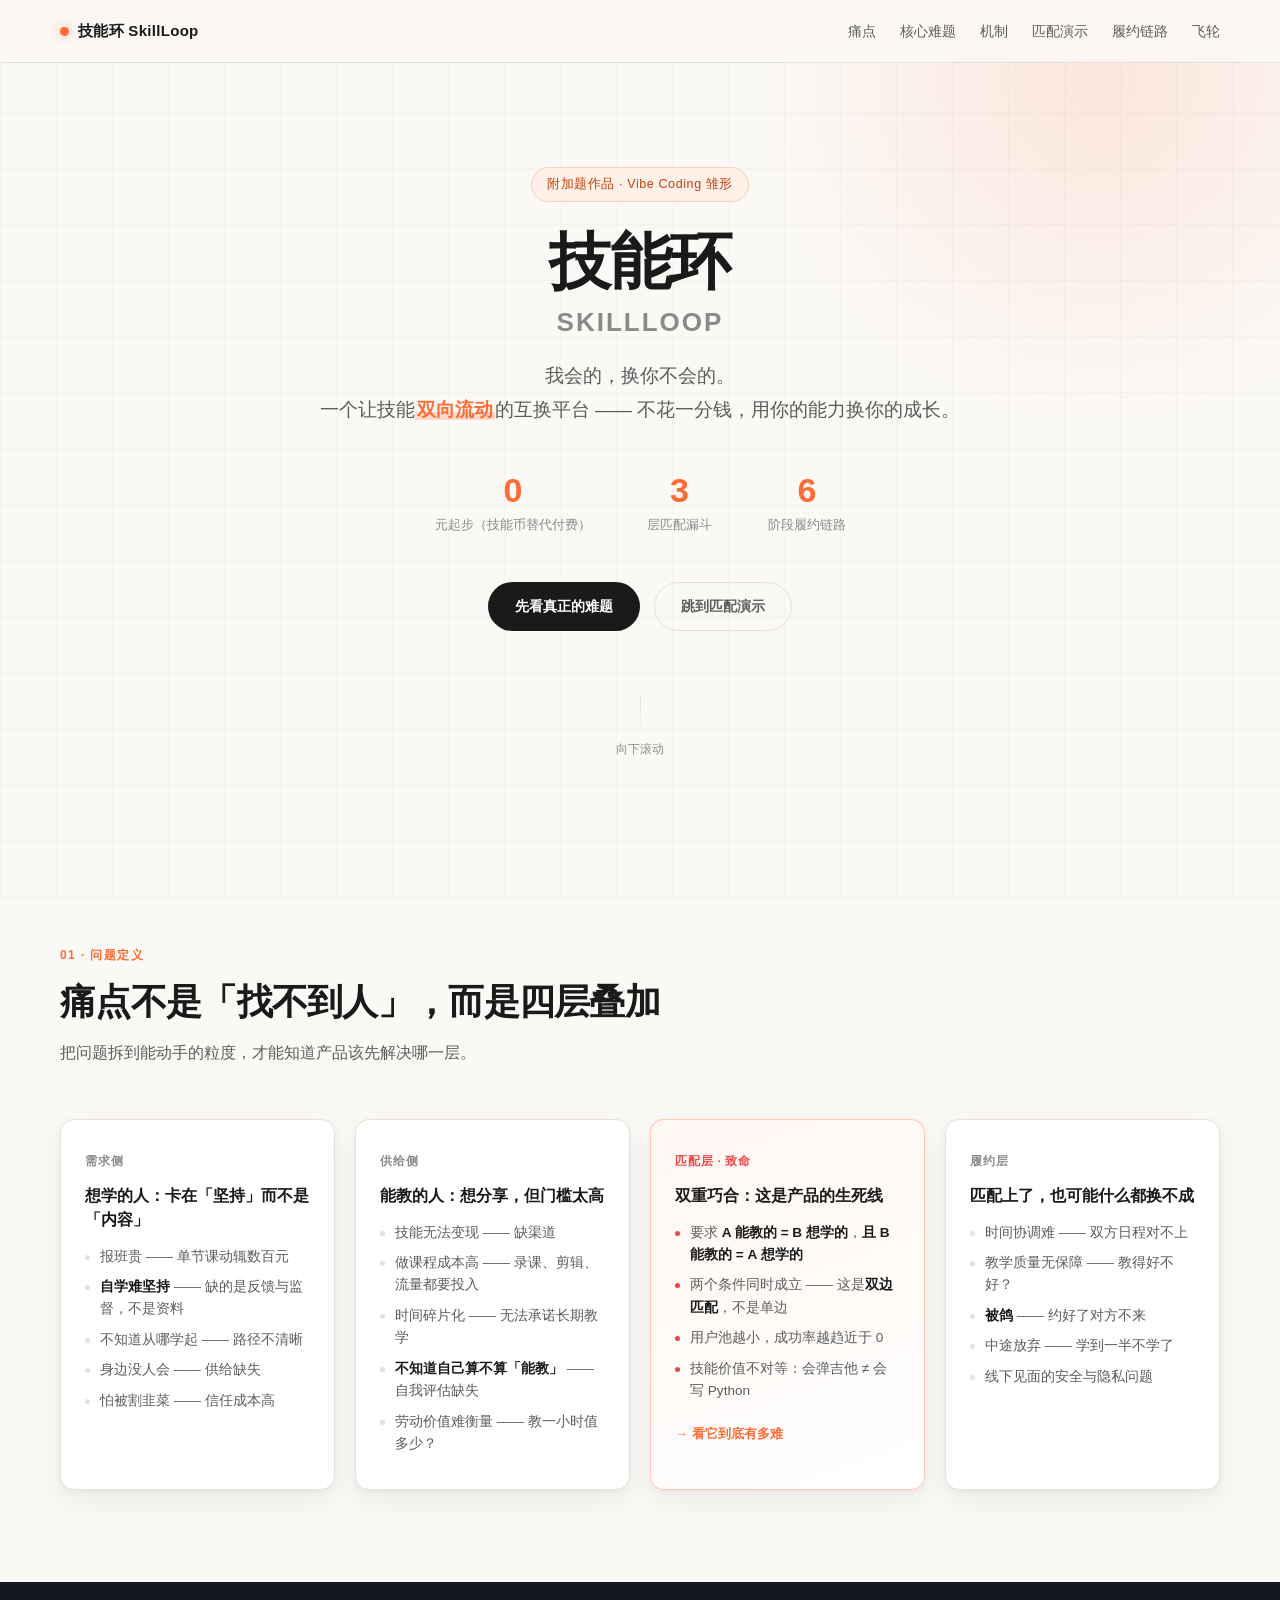
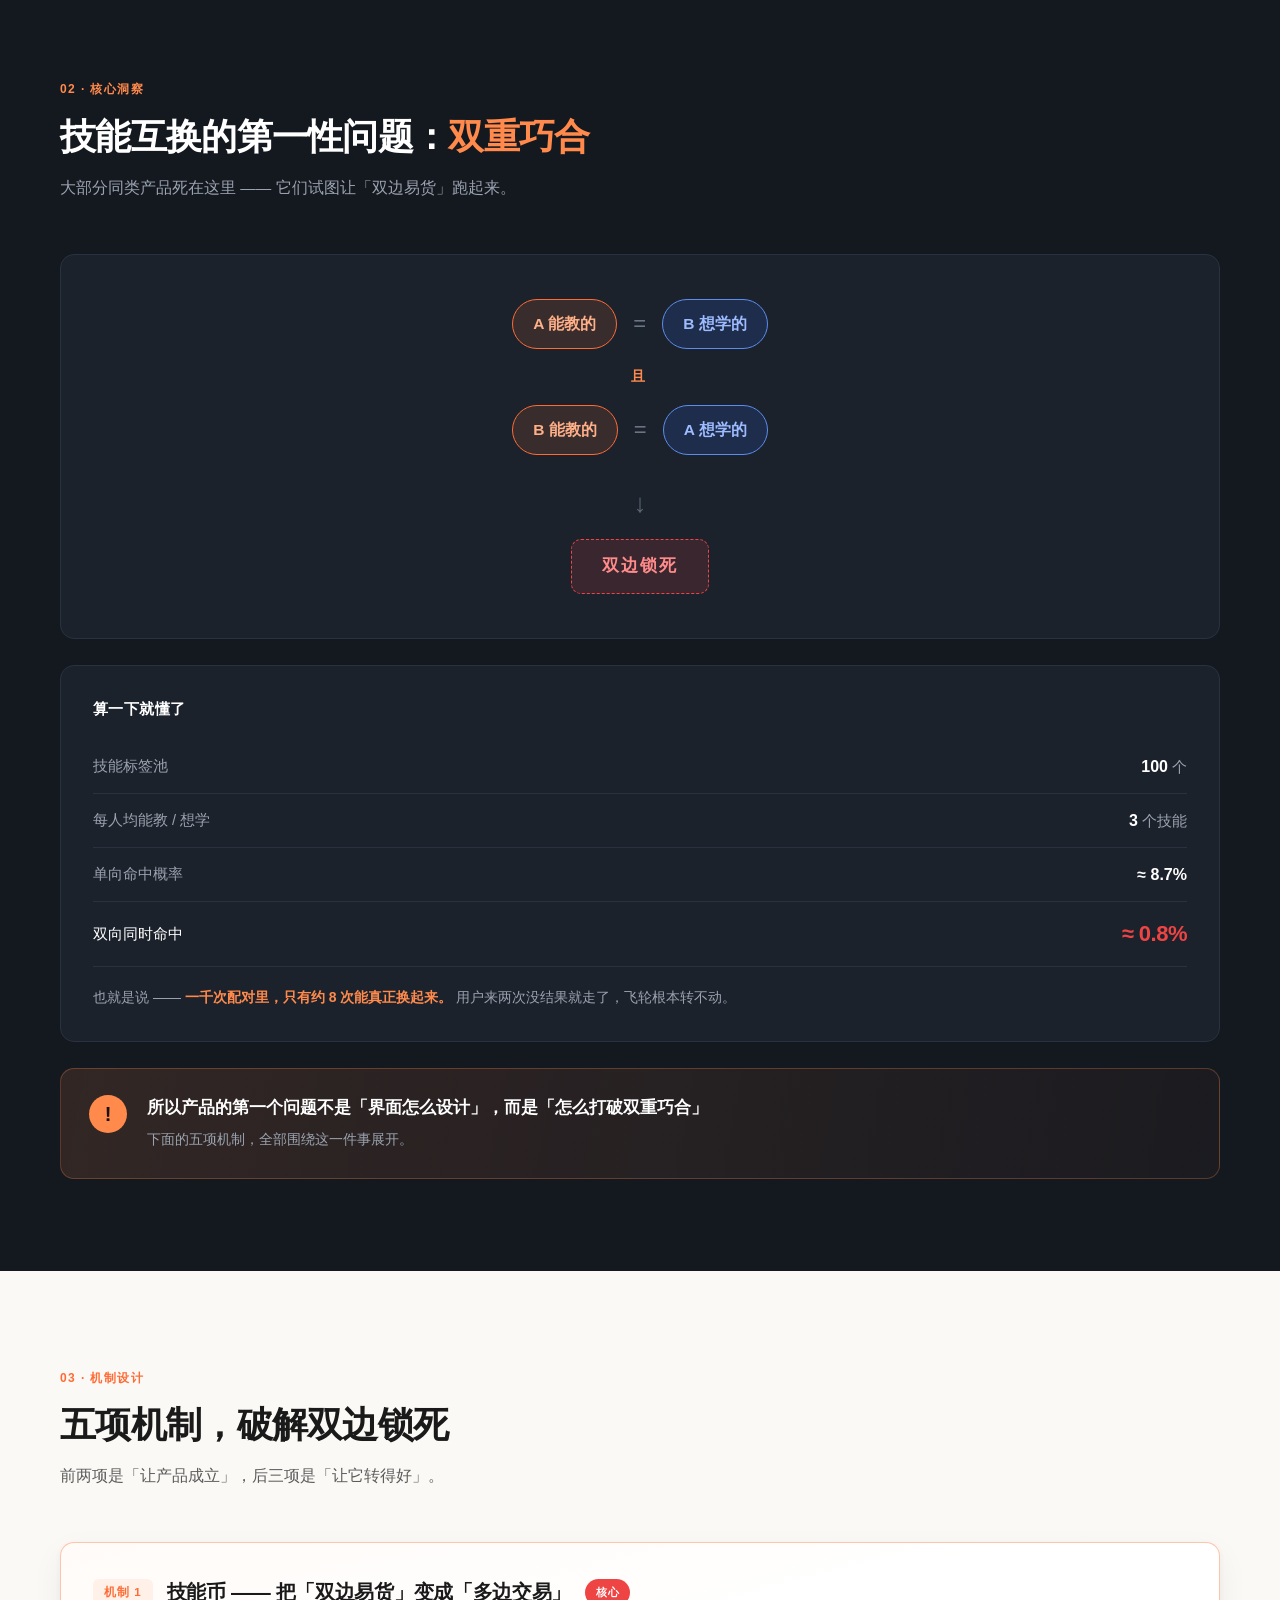
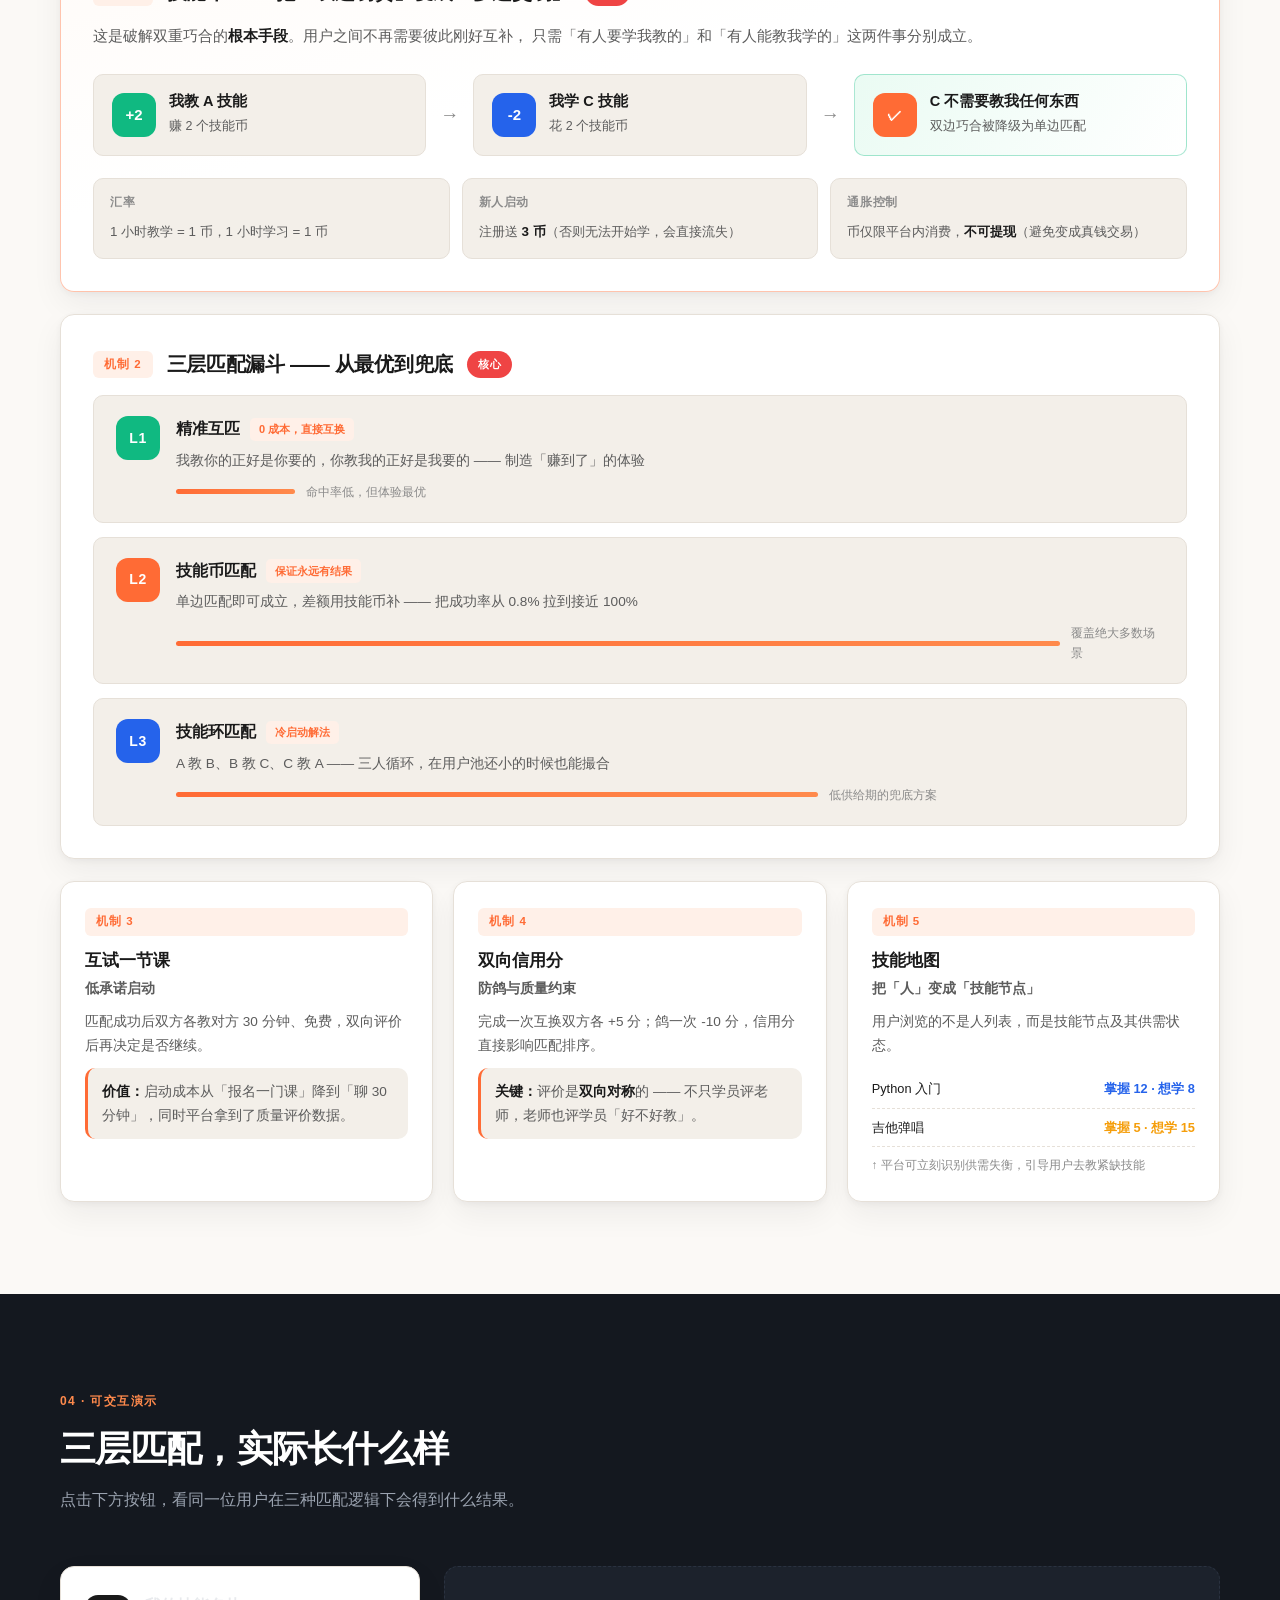
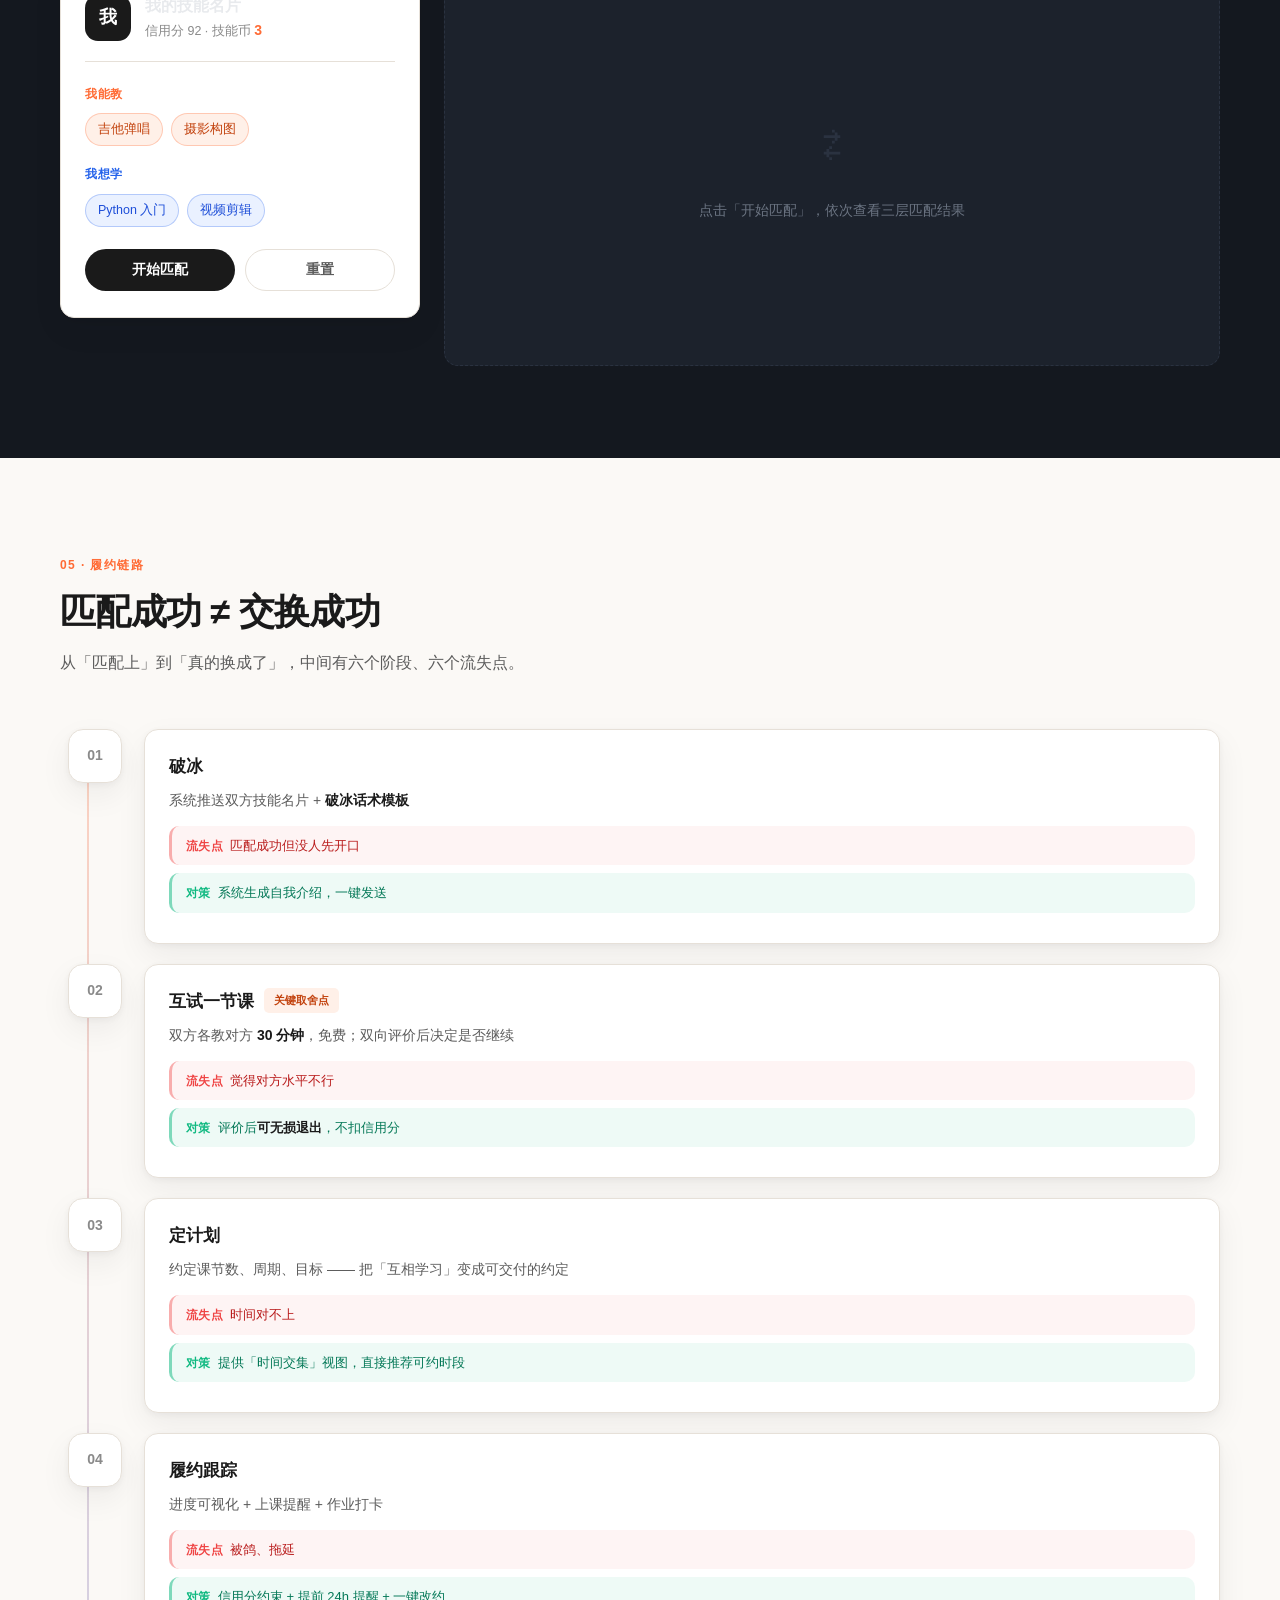
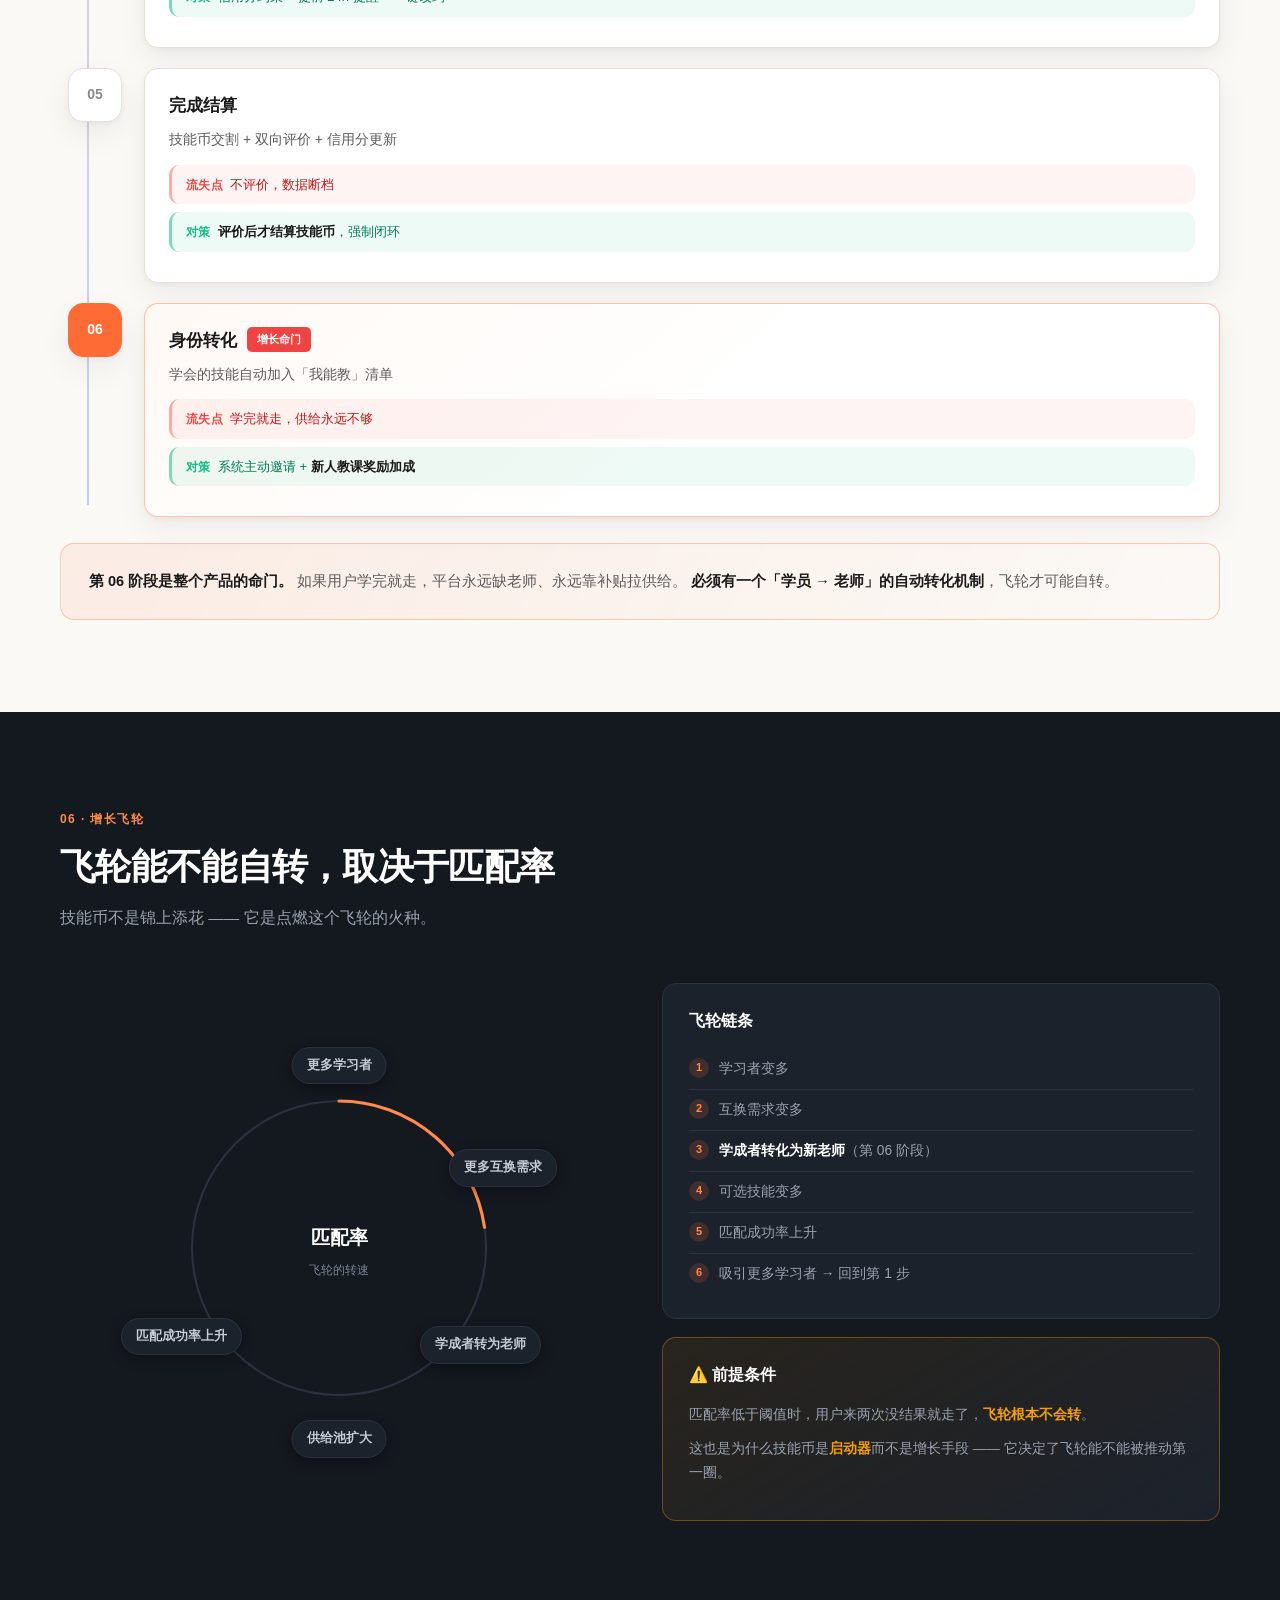
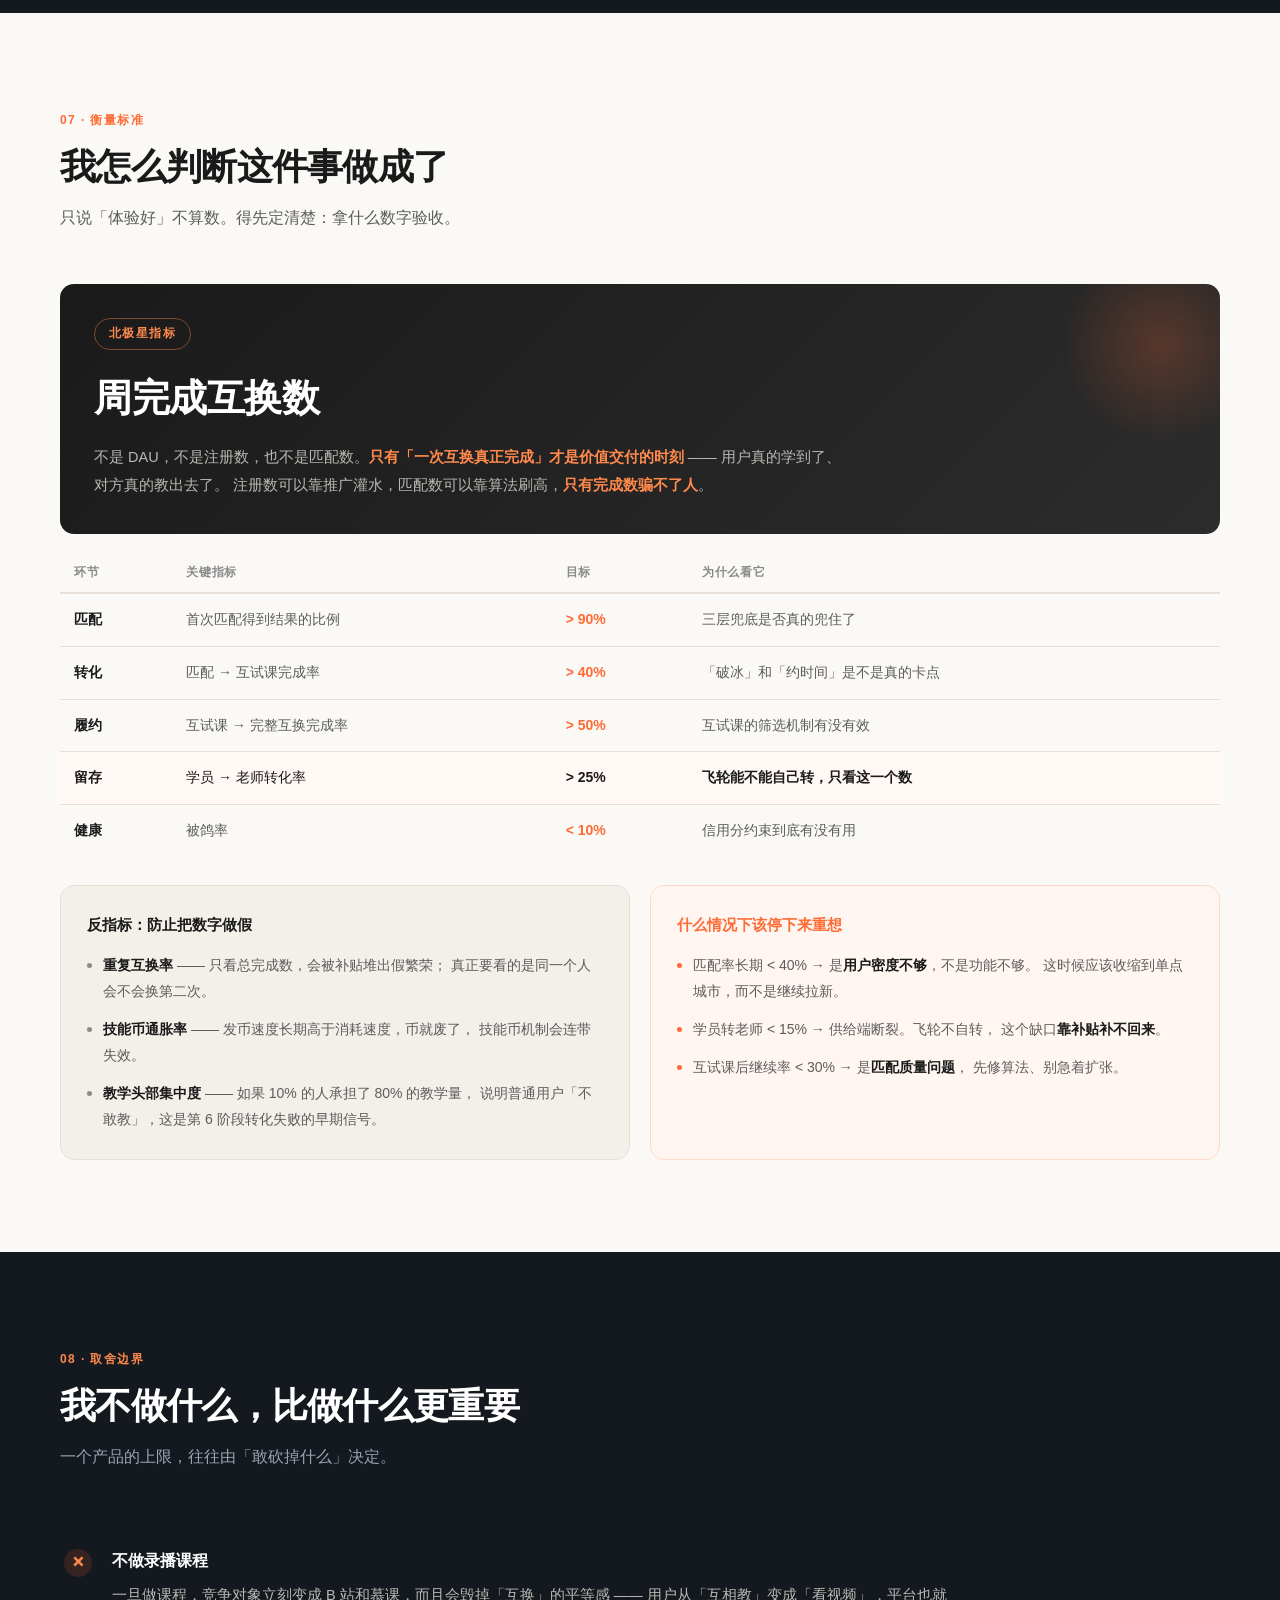
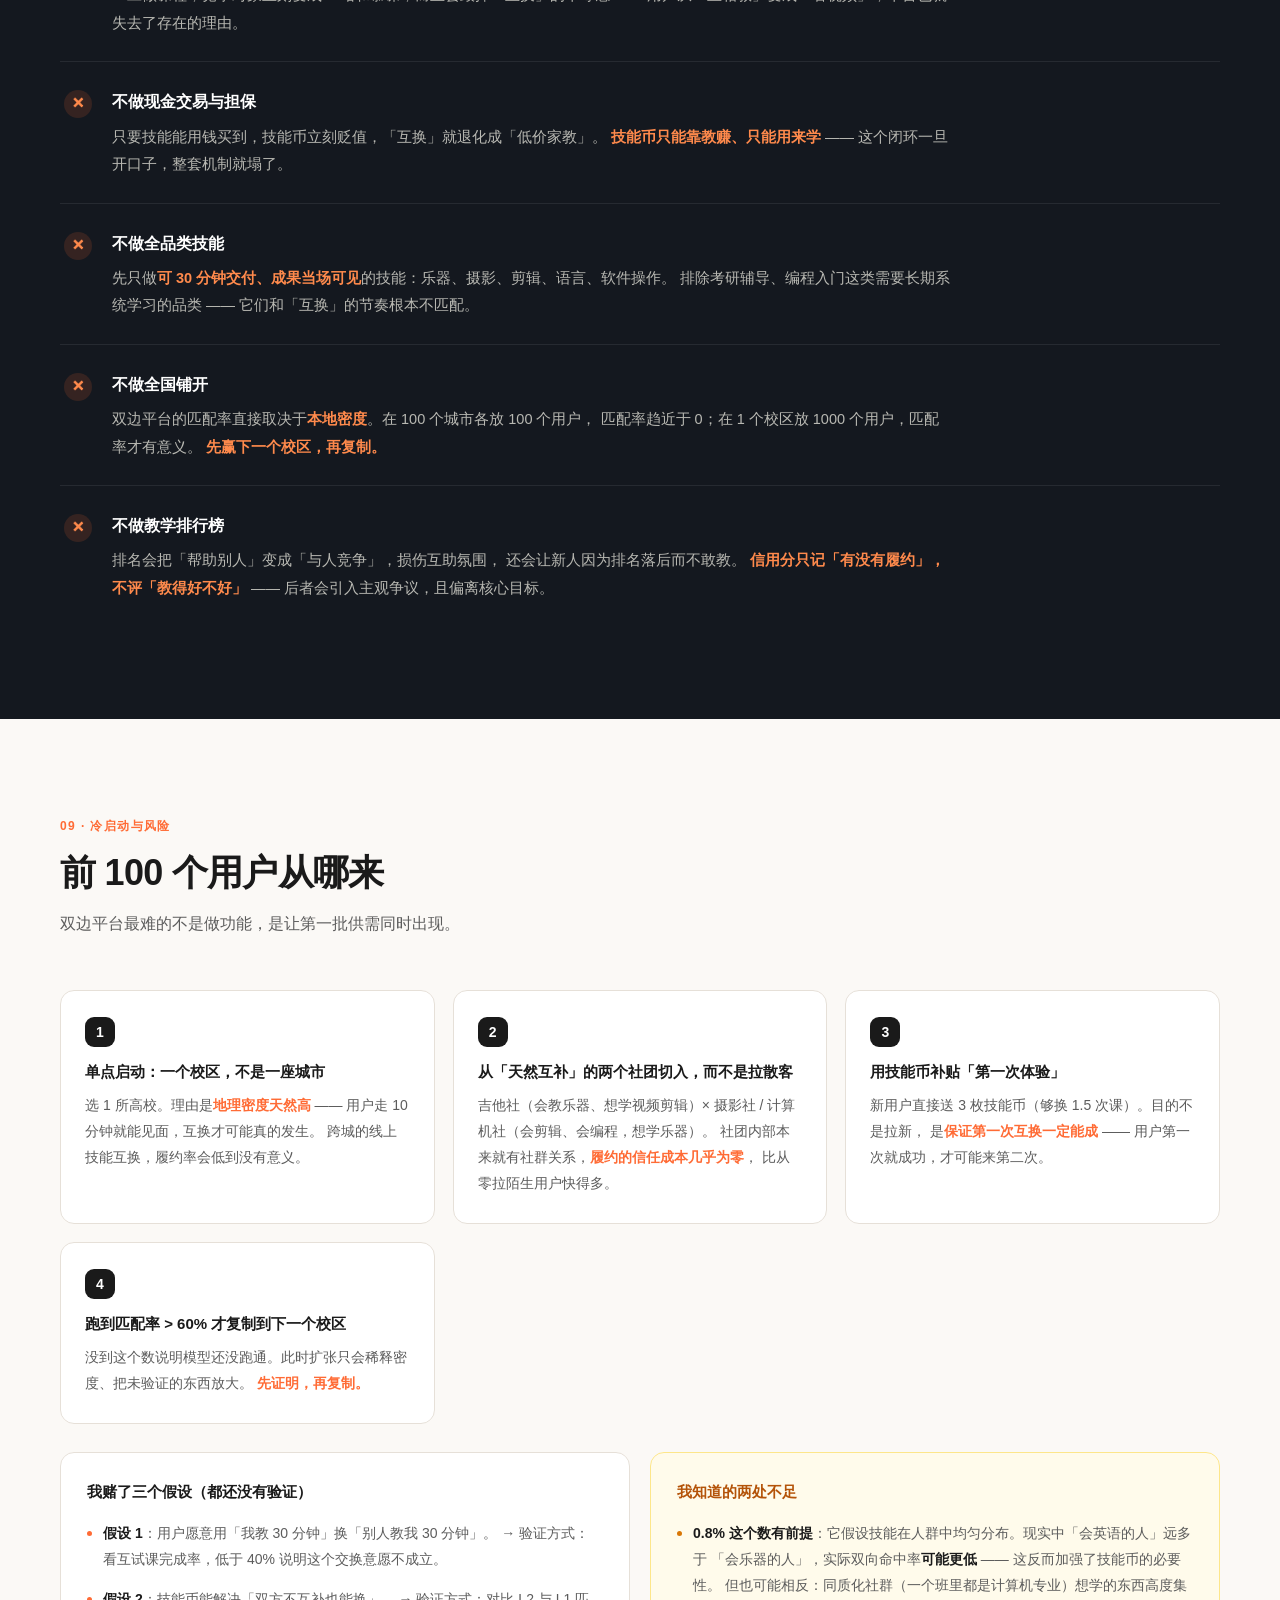
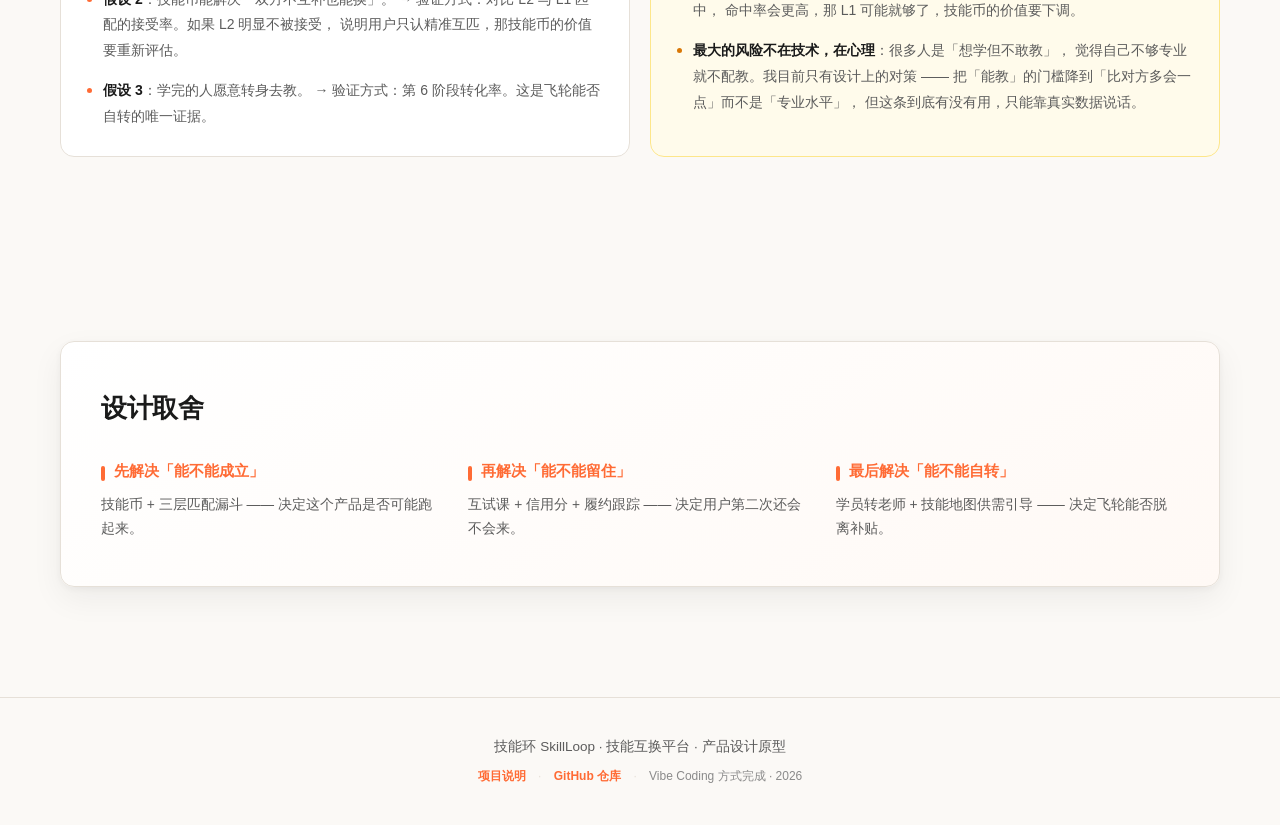
<file: index.html>
<!DOCTYPE html>
<html lang="zh-CN">
<head>
<meta charset="UTF-8">
<meta name="viewport" content="width=device-width, initial-scale=1.0">
<title>技能环 SkillLoop · 技能互换平台</title>
<meta name="description" content="技能互换平台产品设计原型：用技能币破解双边匹配难题，让技能双向流动。">
<link rel="stylesheet" href="styles.css">
</head>
<body>

<div class="bg-grid"></div>
<div class="bg-glow"></div>

<!-- ============ 导航 ============ -->
<nav class="nav">
  <div class="nav-inner">
    <div class="nav-logo"><span class="dot"></span>技能环 SkillLoop</div>
    <ul class="nav-links">
      <li><a href="#pain">痛点</a></li>
      <li><a href="#insight">核心难题</a></li>
      <li><a href="#mechanism">机制</a></li>
      <li><a href="#demo">匹配演示</a></li>
      <li><a href="#flow">履约链路</a></li>
      <li><a href="#flywheel">飞轮</a></li>
    </ul>
  </div>
</nav>

<!-- ============ HERO ============ -->
<header class="hero">
  <div class="container">
    <div class="hero-badge">附加题作品 · Vibe Coding 雏形</div>
    <h1 class="hero-title">
      技能环 <span class="hero-title-en">SkillLoop</span>
    </h1>
    <p class="hero-sub">
      我会的，换你不会的。<br>
      一个让技能<span class="hl">双向流动</span>的互换平台 —— 不花一分钱，用你的能力换你的成长。
    </p>

    <div class="hero-stats">
      <div class="stat"><b>0</b><span>元起步（技能币替代付费）</span></div>
      <div class="stat"><b>3</b><span>层匹配漏斗</span></div>
      <div class="stat"><b>6</b><span>阶段履约链路</span></div>
    </div>

    <div class="hero-actions">
      <a href="#insight" class="btn btn-primary">先看真正的难题</a>
      <a href="#demo" class="btn btn-ghost">跳到匹配演示</a>
    </div>
  </div>
  <div class="scroll-hint"><span></span>向下滚动</div>
</header>

<!-- ============ 痛点分层 ============ -->
<section class="section" id="pain">
  <div class="container">
    <div class="sec-head">
      <span class="sec-tag">01 · 问题定义</span>
      <h2>痛点不是「找不到人」，而是四层叠加</h2>
      <p>把问题拆到能动手的粒度，才能知道产品该先解决哪一层。</p>
    </div>

    <div class="pain-grid">
      <div class="pain-card">
        <div class="pain-idx">需求侧</div>
        <h4>想学的人：卡在「坚持」而不是「内容」</h4>
        <ul>
          <li>报班贵 —— 单节课动辄数百元</li>
          <li><b>自学难坚持</b> —— 缺的是反馈与监督，不是资料</li>
          <li>不知道从哪学起 —— 路径不清晰</li>
          <li>身边没人会 —— 供给缺失</li>
          <li>怕被割韭菜 —— 信任成本高</li>
        </ul>
      </div>

      <div class="pain-card">
        <div class="pain-idx">供给侧</div>
        <h4>能教的人：想分享，但门槛太高</h4>
        <ul>
          <li>技能无法变现 —— 缺渠道</li>
          <li>做课程成本高 —— 录课、剪辑、流量都要投入</li>
          <li>时间碎片化 —— 无法承诺长期教学</li>
          <li><b>不知道自己算不算「能教」</b> —— 自我评估缺失</li>
          <li>劳动价值难衡量 —— 教一小时值多少？</li>
        </ul>
      </div>

      <div class="pain-card pain-card--hot">
        <div class="pain-idx">匹配层 · 致命</div>
        <h4>双重巧合：这是产品的生死线</h4>
        <ul>
          <li>要求 <b>A 能教的 = B 想学的</b>，<b>且 B 能教的 = A 想学的</b></li>
          <li>两个条件同时成立 —— 这是<b>双边匹配</b>，不是单边</li>
          <li>用户池越小，成功率越趋近于 0</li>
          <li>技能价值不对等：会弹吉他 ≠ 会写 Python</li>
        </ul>
        <a href="#insight" class="pain-link">→ 看它到底有多难</a>
      </div>

      <div class="pain-card">
        <div class="pain-idx">履约层</div>
        <h4>匹配上了，也可能什么都换不成</h4>
        <ul>
          <li>时间协调难 —— 双方日程对不上</li>
          <li>教学质量无保障 —— 教得好不好？</li>
          <li><b>被鸽</b> —— 约好了对方不来</li>
          <li>中途放弃 —— 学到一半不学了</li>
          <li>线下见面的安全与隐私问题</li>
        </ul>
      </div>
    </div>
  </div>
</section>

<!-- ============ 核心洞察 ============ -->
<section class="section section--dark" id="insight">
  <div class="container">
    <div class="sec-head">
      <span class="sec-tag">02 · 核心洞察</span>
      <h2>技能互换的第一性问题：<span class="hl-warm">双重巧合</span></h2>
      <p>大部分同类产品死在这里 —— 它们试图让「双边易货」跑起来。</p>
    </div>

    <div class="formula-box">
      <div class="formula-line">
        <span class="f-tag f-tag--teach">A 能教的</span>
        <span class="f-eq">=</span>
        <span class="f-tag f-tag--learn">B 想学的</span>
      </div>
      <div class="formula-and">且</div>
      <div class="formula-line">
        <span class="f-tag f-tag--teach">B 能教的</span>
        <span class="f-eq">=</span>
        <span class="f-tag f-tag--learn">A 想学的</span>
      </div>
      <div class="formula-result">
        <span class="f-arrow">↓</span>
        <div class="f-lock">双边锁死</div>
      </div>
    </div>

    <div class="calc-box">
      <h4>算一下就懂了</h4>
      <table class="calc-table">
        <tr><td>技能标签池</td><td><b>100</b> 个</td></tr>
        <tr><td>每人均能教 / 想学</td><td><b>3</b> 个技能</td></tr>
        <tr><td>单向命中概率</td><td><b>≈ 8.7%</b></td></tr>
        <tr class="calc-hot"><td>双向同时命中</td><td><b>≈ 0.8%</b></td></tr>
      </table>
      <p class="calc-note">
        也就是说 —— <b>一千次配对里，只有约 8 次能真正换起来。</b>
        用户来两次没结果就走了，飞轮根本转不动。
      </p>
    </div>

    <div class="insight-conclusion">
      <div class="ic-icon">!</div>
      <div>
        <h4>所以产品的第一个问题不是「界面怎么设计」，而是「怎么打破双重巧合」</h4>
        <p>下面的五项机制，全部围绕这一件事展开。</p>
      </div>
    </div>
  </div>
</section>

<!-- ============ 五项机制 ============ -->
<section class="section" id="mechanism">
  <div class="container">
    <div class="sec-head">
      <span class="sec-tag">03 · 机制设计</span>
      <h2>五项机制，破解双边锁死</h2>
      <p>前两项是「让产品成立」，后三项是「让它转得好」。</p>
    </div>

    <!-- 机制 1 -->
    <div class="mech mech--hero">
      <div class="mech-head">
        <span class="mech-no">机制 1</span>
        <h3>技能币 —— 把「双边易货」变成「多边交易」</h3>
        <span class="mech-key">核心</span>
      </div>
      <p class="mech-desc">
        这是破解双重巧合的<strong>根本手段</strong>。用户之间不再需要彼此刚好互补，
        只需「有人要学我教的」和「有人能教我学的」这两件事分别成立。
      </p>

      <div class="coin-flow">
        <div class="coin-step">
          <div class="cs-icon cs-icon--earn">+2</div>
          <div class="cs-text"><b>我教 A 技能</b><span>赚 2 个技能币</span></div>
        </div>
        <div class="coin-arrow">→</div>
        <div class="coin-step">
          <div class="cs-icon cs-icon--spend">-2</div>
          <div class="cs-text"><b>我学 C 技能</b><span>花 2 个技能币</span></div>
        </div>
        <div class="coin-arrow">→</div>
        <div class="coin-step coin-step--win">
          <div class="cs-icon cs-icon--win">✓</div>
          <div class="cs-text"><b>C 不需要教我任何东西</b><span>双边巧合被降级为单边匹配</span></div>
        </div>
      </div>

      <div class="coin-tabs">
        <div class="ct-item"><span class="ct-k">汇率</span><span class="ct-v">1 小时教学 = 1 币，1 小时学习 = 1 币</span></div>
        <div class="ct-item"><span class="ct-k">新人启动</span><span class="ct-v">注册送 <b>3 币</b>（否则无法开始学，会直接流失）</span></div>
        <div class="ct-item"><span class="ct-k">通胀控制</span><span class="ct-v">币仅限平台内消费，<b>不可提现</b>（避免变成真钱交易）</span></div>
      </div>
    </div>

    <!-- 机制 2 -->
    <div class="mech">
      <div class="mech-head">
        <span class="mech-no">机制 2</span>
        <h3>三层匹配漏斗 —— 从最优到兜底</h3>
        <span class="mech-key">核心</span>
      </div>
      <div class="funnel">
        <div class="funnel-row">
          <div class="funnel-lv lv1">L1</div>
          <div class="funnel-body">
            <h5>精准互匹 <span class="funnel-tag">0 成本，直接互换</span></h5>
            <p>我教你的正好是你要的，你教我的正好是我要的 —— 制造「赚到了」的体验</p>
            <div class="funnel-rate"><i style="width:12%"></i><span>命中率低，但体验最优</span></div>
          </div>
        </div>
        <div class="funnel-row">
          <div class="funnel-lv lv2">L2</div>
          <div class="funnel-body">
            <h5>技能币匹配 <span class="funnel-tag">保证永远有结果</span></h5>
            <p>单边匹配即可成立，差额用技能币补 —— 把成功率从 0.8% 拉到接近 100%</p>
            <div class="funnel-rate"><i style="width:92%"></i><span>覆盖绝大多数场景</span></div>
          </div>
        </div>
        <div class="funnel-row">
          <div class="funnel-lv lv3">L3</div>
          <div class="funnel-body">
            <h5>技能环匹配 <span class="funnel-tag">冷启动解法</span></h5>
            <p>A 教 B、B 教 C、C 教 A —— 三人循环，在用户池还小的时候也能撮合</p>
            <div class="funnel-rate"><i style="width:65%"></i><span>低供给期的兜底方案</span></div>
          </div>
        </div>
      </div>
    </div>

    <!-- 机制 3-5 -->
    <div class="mech-grid">
      <div class="mech-sm">
        <div class="mech-no">机制 3</div>
        <h4>互试一节课</h4>
        <p class="mech-sm-sub">低承诺启动</p>
        <p>匹配成功后双方各教对方 30 分钟、免费，双向评价后再决定是否继续。</p>
        <p class="mech-sm-val">
          <b>价值：</b>启动成本从「报名一门课」降到「聊 30 分钟」，同时平台拿到了质量评价数据。
        </p>
      </div>
      <div class="mech-sm">
        <div class="mech-no">机制 4</div>
        <h4>双向信用分</h4>
        <p class="mech-sm-sub">防鸽与质量约束</p>
        <p>完成一次互换双方各 +5 分；鸽一次 -10 分，信用分直接影响匹配排序。</p>
        <p class="mech-sm-val">
          <b>关键：</b>评价是<b>双向对称</b>的 —— 不只学员评老师，老师也评学员「好不好教」。
        </p>
      </div>
      <div class="mech-sm">
        <div class="mech-no">机制 5</div>
        <h4>技能地图</h4>
        <p class="mech-sm-sub">把「人」变成「技能节点」</p>
        <p>用户浏览的不是人列表，而是技能节点及其供需状态。</p>
        <div class="supply-demo">
          <div class="sd-row"><span>Python 入门</span><b class="sd-ok">掌握 12 · 想学 8</b></div>
          <div class="sd-row"><span>吉他弹唱</span><b class="sd-warn">掌握 5 · 想学 15</b></div>
          <div class="sd-note">↑ 平台可立刻识别供需失衡，引导用户去教紧缺技能</div>
        </div>
      </div>
    </div>
  </div>
</section>

<!-- ============ 匹配演示（交互） ============ -->
<section class="section section--dark" id="demo">
  <div class="container">
    <div class="sec-head">
      <span class="sec-tag">04 · 可交互演示</span>
      <h2>三层匹配，实际长什么样</h2>
      <p>点击下方按钮，看同一位用户在三种匹配逻辑下会得到什么结果。</p>
    </div>

    <div class="demo-wrap">
      <!-- 我的名片 -->
      <div class="card-me">
        <div class="cm-head">
          <div class="cm-avatar">我</div>
          <div>
            <h4>我的技能名片</h4>
            <p class="cm-meta">信用分 92 · 技能币 <b id="coinNum">3</b></p>
          </div>
        </div>
        <div class="cm-block">
          <div class="cm-label cm-label--teach">我能教</div>
          <div class="tags">
            <span class="tag tag--teach">吉他弹唱</span>
            <span class="tag tag--teach">摄影构图</span>
          </div>
        </div>
        <div class="cm-block">
          <div class="cm-label cm-label--learn">我想学</div>
          <div class="tags">
            <span class="tag tag--learn">Python 入门</span>
            <span class="tag tag--learn">视频剪辑</span>
          </div>
        </div>
        <div class="cm-actions">
          <button class="btn btn-primary" id="btnMatch">开始匹配</button>
          <button class="btn btn-ghost" id="btnReset">重置</button>
        </div>
      </div>

      <!-- 匹配结果 -->
      <div class="match-panel">
        <div class="mp-empty" id="mpEmpty">
          <div class="mp-empty-icon">⇄</div>
          <p>点击「开始匹配」，依次查看三层匹配结果</p>
        </div>

        <!-- L1 -->
        <div class="mp-result" id="mpL1" data-lv="1">
          <div class="mp-head">
            <span class="mp-lv mp-lv--1">L1</span>
            <h4>精准互匹</h4>
            <span class="mp-badge mp-badge--best">体验最优</span>
          </div>
          <div class="mp-user">
            <div class="mp-avatar">林</div>
            <div class="mp-info">
              <b>林小满</b> <span class="mp-credit">信用 88</span>
              <p>能教：<span class="tag tag--learn">Python 入门</span> · 想学：<span class="tag tag--teach">吉他弹唱</span></p>
            </div>
          </div>
          <div class="mp-detail">
            <div class="mpd-row"><span>匹配方式</span><b>双向完全吻合，无需技能币</b></div>
            <div class="mpd-row"><span>下一步</span><b>互试一节课（各 30 分钟，免费）</b></div>
            <div class="mpd-row"><span>预计耗时</span><b>本周内可完成首次互换</b></div>
          </div>
          <div class="mp-note mp-note--warn">
            但要注意：L1 的命中率只有 <b>约 0.8%</b>。如果只做这一层，绝大多数用户永远匹配不到人。
          </div>
        </div>

        <!-- L2 -->
        <div class="mp-result" id="mpL2" data-lv="2">
          <div class="mp-head">
            <span class="mp-lv mp-lv--2">L2</span>
            <h4>技能币匹配</h4>
            <span class="mp-badge mp-badge--main">主力路径</span>
          </div>
          <div class="mp-user">
            <div class="mp-avatar">陈</div>
            <div class="mp-info">
              <b>陈一舟</b> <span class="mp-credit">信用 95</span>
              <p>能教：<span class="tag tag--learn">Python 入门</span> · 想学：<span class="tag tag--teach">商业摄影</span></p>
            </div>
          </div>
          <div class="mp-detail">
            <div class="mpd-row"><span>匹配方式</span><b>单向命中 —— 他能教我 Python</b></div>
            <div class="mpd-row"><span>结算</span><b>支付 2 个技能币（当前余额 3）</b></div>
            <div class="mpd-row"><span>他的收益</span><b>赚 2 币，可拿去学「商业摄影」</b></div>
          </div>
          <div class="mp-note mp-note--good">
            <b>这就是技能币的意义：</b>他不需要教我任何东西，我也不需要会摄影 —— 双边巧合被拆开了。
          </div>
        </div>

        <!-- L3 -->
        <div class="mp-result" id="mpL3" data-lv="3">
          <div class="mp-head">
            <span class="mp-lv mp-lv--3">L3</span>
            <h4>技能环匹配</h4>
            <span class="mp-badge mp-badge--cold">冷启动解法</span>
          </div>
          <div class="mp-ring">
            <div class="ring-node">
              <div class="rn-avatar">我</div>
              <span>教 吉他</span>
            </div>
            <div class="ring-arrow">→</div>
            <div class="ring-node">
              <div class="rn-avatar">B</div>
              <span>教 剪辑</span>
            </div>
            <div class="ring-arrow">→</div>
            <div class="ring-node">
              <div class="rn-avatar">C</div>
              <span>教 Python</span>
            </div>
            <div class="ring-arrow ring-arrow--back">↺</div>
          </div>
          <div class="mp-detail">
            <div class="mpd-row"><span>环路</span><b>我教 C 吉他 → C 教 B Python → B 教我剪辑</b></div>
            <div class="mpd-row"><span>适用场景</span><b>平台早期、用户池小、技能分布稀疏时</b></div>
            <div class="mpd-row"><span>结算</span><b>环内按 1:1 时长对冲，不产生币差</b></div>
          </div>
          <div class="mp-note">
            三人及以上成环，把「两两互补」放宽成「整体互补」—— 在冷启动期显著提升撮合率。
          </div>
        </div>
      </div>
    </div>
  </div>
</section>

<!-- ============ 履约链路 ============ -->
<section class="section" id="flow">
  <div class="container">
    <div class="sec-head">
      <span class="sec-tag">05 · 履约链路</span>
      <h2>匹配成功 ≠ 交换成功</h2>
      <p>从「匹配上」到「真的换成了」，中间有六个阶段、六个流失点。</p>
    </div>

    <div class="timeline">
      <div class="tl-item">
        <div class="tl-no">01</div>
        <div class="tl-body">
          <h4>破冰</h4>
          <p class="tl-do">系统推送双方技能名片 + <b>破冰话术模板</b></p>
          <div class="tl-risk"><span class="tl-risk-k">流失点</span>匹配成功但没人先开口</div>
          <div class="tl-fix"><span class="tl-fix-k">对策</span>系统生成自我介绍，一键发送</div>
        </div>
      </div>

      <div class="tl-item">
        <div class="tl-no">02</div>
        <div class="tl-body">
          <h4>互试一节课 <span class="tl-star">关键取舍点</span></h4>
          <p class="tl-do">双方各教对方 <b>30 分钟</b>，免费；双向评价后决定是否继续</p>
          <div class="tl-risk"><span class="tl-risk-k">流失点</span>觉得对方水平不行</div>
          <div class="tl-fix"><span class="tl-fix-k">对策</span>评价后<b>可无损退出</b>，不扣信用分</div>
        </div>
      </div>

      <div class="tl-item">
        <div class="tl-no">03</div>
        <div class="tl-body">
          <h4>定计划</h4>
          <p class="tl-do">约定课节数、周期、目标 —— 把「互相学习」变成可交付的约定</p>
          <div class="tl-risk"><span class="tl-risk-k">流失点</span>时间对不上</div>
          <div class="tl-fix"><span class="tl-fix-k">对策</span>提供「时间交集」视图，直接推荐可约时段</div>
        </div>
      </div>

      <div class="tl-item">
        <div class="tl-no">04</div>
        <div class="tl-body">
          <h4>履约跟踪</h4>
          <p class="tl-do">进度可视化 + 上课提醒 + 作业打卡</p>
          <div class="tl-risk"><span class="tl-risk-k">流失点</span>被鸽、拖延</div>
          <div class="tl-fix"><span class="tl-fix-k">对策</span>信用分约束 + 提前 24h 提醒 + 一键改约</div>
        </div>
      </div>

      <div class="tl-item">
        <div class="tl-no">05</div>
        <div class="tl-body">
          <h4>完成结算</h4>
          <p class="tl-do">技能币交割 + 双向评价 + 信用分更新</p>
          <div class="tl-risk"><span class="tl-risk-k">流失点</span>不评价，数据断档</div>
          <div class="tl-fix"><span class="tl-fix-k">对策</span><b>评价后才结算技能币</b>，强制闭环</div>
        </div>
      </div>

      <div class="tl-item tl-item--key">
        <div class="tl-no">06</div>
        <div class="tl-body">
          <h4>身份转化 <span class="tl-star tl-star--key">增长命门</span></h4>
          <p class="tl-do">学会的技能自动加入「我能教」清单</p>
          <div class="tl-risk"><span class="tl-risk-k">流失点</span>学完就走，供给永远不够</div>
          <div class="tl-fix"><span class="tl-fix-k">对策</span>系统主动邀请 + <b>新人教课奖励加成</b></div>
        </div>
      </div>
    </div>

    <div class="flow-warn">
      <b>第 06 阶段是整个产品的命门。</b>
      如果用户学完就走，平台永远缺老师、永远靠补贴拉供给。
      <b>必须有一个「学员 → 老师」的自动转化机制</b>，飞轮才可能自转。
    </div>
  </div>
</section>

<!-- ============ 增长飞轮 ============ -->
<section class="section section--dark" id="flywheel">
  <div class="container">
    <div class="sec-head">
      <span class="sec-tag">06 · 增长飞轮</span>
      <h2>飞轮能不能自转，取决于匹配率</h2>
      <p>技能币不是锦上添花 —— 它是点燃这个飞轮的火种。</p>
    </div>

    <div class="fw-wrap">
      <div class="fw-svg">
        <svg viewBox="0 0 400 400" class="fw-svg-el">
          <defs>
            <marker id="arw" markerWidth="8" markerHeight="8" refX="6" refY="3" orient="auto">
              <path d="M0,0 L6,3 L0,6 Z" fill="#FF8A4C"/>
            </marker>
          </defs>
          <circle cx="200" cy="200" r="140" class="fw-track"/>
          <circle cx="200" cy="200" r="140" class="fw-dash" marker-end="url(#arw)"/>
        </svg>
        <div class="fw-hub">
          <b>匹配率</b>
          <span>飞轮的转速</span>
        </div>
        <div class="fw-node fw-n1">更多学习者</div>
        <div class="fw-node fw-n2">更多互换需求</div>
        <div class="fw-node fw-n3">学成者转为老师</div>
        <div class="fw-node fw-n4">供给池扩大</div>
        <div class="fw-node fw-n5">匹配成功率上升</div>
      </div>

      <div class="fw-side">
        <div class="fw-card">
          <h4>飞轮链条</h4>
          <ol class="fw-list">
            <li>学习者变多</li>
            <li>互换需求变多</li>
            <li><b>学成者转化为新老师</b>（第 06 阶段）</li>
            <li>可选技能变多</li>
            <li>匹配成功率上升</li>
            <li>吸引更多学习者 → 回到第 1 步</li>
          </ol>
        </div>
        <div class="fw-card fw-card--warn">
          <h4>⚠️ 前提条件</h4>
          <p>匹配率低于阈值时，用户来两次没结果就走了，<b>飞轮根本不会转</b>。</p>
          <p>这也是为什么技能币是<b>启动器</b>而不是增长手段 —— 它决定了飞轮能不能被推动第一圈。</p>
        </div>
      </div>
    </div>
  </div>
</section>

<!-- ============ 衡量标准 ============ -->
<section class="section" id="metric">
  <div class="container">
    <div class="sec-head">
      <span class="sec-tag">07 · 衡量标准</span>
      <h2>我怎么判断这件事做成了</h2>
      <p>只说「体验好」不算数。得先定清楚：拿什么数字验收。</p>
    </div>

    <div class="ns-box">
      <div class="ns-label">北极星指标</div>
      <div class="ns-value">周完成互换数</div>
      <div class="ns-why">
        不是 DAU，不是注册数，也不是匹配数。<b>只有「一次互换真正完成」才是价值交付的时刻</b> ——
        用户真的学到了、对方真的教出去了。
        注册数可以靠推广灌水，匹配数可以靠算法刷高，<b>只有完成数骗不了人</b>。
      </div>
    </div>

    <table class="metric-table">
      <thead>
        <tr><th>环节</th><th>关键指标</th><th>目标</th><th>为什么看它</th></tr>
      </thead>
      <tbody>
        <tr>
          <td>匹配</td><td>首次匹配得到结果的比例</td><td>&gt; 90%</td>
          <td>三层兜底是否真的兜住了</td>
        </tr>
        <tr>
          <td>转化</td><td>匹配 → 互试课完成率</td><td>&gt; 40%</td>
          <td>「破冰」和「约时间」是不是真的卡点</td>
        </tr>
        <tr>
          <td>履约</td><td>互试课 → 完整互换完成率</td><td>&gt; 50%</td>
          <td>互试课的筛选机制有没有效</td>
        </tr>
        <tr class="metric-hot">
          <td>留存</td><td>学员 → 老师转化率</td><td>&gt; 25%</td>
          <td><b>飞轮能不能自己转，只看这一个数</b></td>
        </tr>
        <tr>
          <td>健康</td><td>被鸽率</td><td>&lt; 10%</td>
          <td>信用分约束到底有没有用</td>
        </tr>
      </tbody>
    </table>

    <div class="metric-two">
      <div class="mt-card">
        <h4>反指标：防止把数字做假</h4>
        <ul>
          <li><b>重复互换率</b> —— 只看总完成数，会被补贴堆出假繁荣；
            真正要看的是同一个人会不会换第二次。</li>
          <li><b>技能币通胀率</b> —— 发币速度长期高于消耗速度，币就废了，
            技能币机制会连带失效。</li>
          <li><b>教学头部集中度</b> —— 如果 10% 的人承担了 80% 的教学量，
            说明普通用户「不敢教」，这是第 6 阶段转化失败的早期信号。</li>
        </ul>
      </div>
      <div class="mt-card mt-card--stop">
        <h4>什么情况下该停下来重想</h4>
        <ul>
          <li>匹配率长期 &lt; 40% → 是<b>用户密度不够</b>，不是功能不够。
            这时候应该收缩到单点城市，而不是继续拉新。</li>
          <li>学员转老师 &lt; 15% → 供给端断裂。飞轮不自转，
            这个缺口<b>靠补贴补不回来</b>。</li>
          <li>互试课后继续率 &lt; 30% → 是<b>匹配质量问题</b>，
            先修算法、别急着扩张。</li>
        </ul>
      </div>
    </div>
  </div>
</section>

<!-- ============ 取舍边界 ============ -->
<section class="section section--dark" id="scope">
  <div class="container">
    <div class="sec-head">
      <span class="sec-tag">08 · 取舍边界</span>
      <h2>我不做什么，比做什么更重要</h2>
      <p>一个产品的上限，往往由「敢砍掉什么」决定。</p>
    </div>

    <div class="scope-list">
      <div class="scope-item">
        <div class="si-no">✕</div>
        <div class="si-body">
          <h4>不做录播课程</h4>
          <p>一旦做课程，竞争对象立刻变成 B 站和慕课，而且会毁掉「互换」的平等感 ——
            用户从「互相教」变成「看视频」，平台也就失去了存在的理由。</p>
        </div>
      </div>

      <div class="scope-item">
        <div class="si-no">✕</div>
        <div class="si-body">
          <h4>不做现金交易与担保</h4>
          <p>只要技能能用钱买到，技能币立刻贬值，「互换」就退化成「低价家教」。
            <b>技能币只能靠教赚、只能用来学</b> —— 这个闭环一旦开口子，整套机制就塌了。</p>
        </div>
      </div>

      <div class="scope-item">
        <div class="si-no">✕</div>
        <div class="si-body">
          <h4>不做全品类技能</h4>
          <p>先只做<b>可 30 分钟交付、成果当场可见</b>的技能：乐器、摄影、剪辑、语言、软件操作。
            排除考研辅导、编程入门这类需要长期系统学习的品类 ——
            它们和「互换」的节奏根本不匹配。</p>
        </div>
      </div>

      <div class="scope-item">
        <div class="si-no">✕</div>
        <div class="si-body">
          <h4>不做全国铺开</h4>
          <p>双边平台的匹配率直接取决于<b>本地密度</b>。在 100 个城市各放 100 个用户，
            匹配率趋近于 0；在 1 个校区放 1000 个用户，匹配率才有意义。
            <b>先赢下一个校区，再复制。</b></p>
        </div>
      </div>

      <div class="scope-item">
        <div class="si-no">✕</div>
        <div class="si-body">
          <h4>不做教学排行榜</h4>
          <p>排名会把「帮助别人」变成「与人竞争」，损伤互助氛围，
            还会让新人因为排名落后而不敢教。
            <b>信用分只记「有没有履约」，不评「教得好不好」</b> —— 后者会引入主观争议，且偏离核心目标。</p>
        </div>
      </div>
    </div>
  </div>
</section>

<!-- ============ 冷启动与风险 ============ -->
<section class="section" id="coldstart">
  <div class="container">
    <div class="sec-head">
      <span class="sec-tag">09 · 冷启动与风险</span>
      <h2>前 100 个用户从哪来</h2>
      <p>双边平台最难的不是做功能，是让第一批供需同时出现。</p>
    </div>

    <div class="cs-steps">
      <div class="cs-step">
        <div class="cs-no">1</div>
        <div class="cs-body">
          <h4>单点启动：一个校区，不是一座城市</h4>
          <p>选 1 所高校。理由是<b>地理密度天然高</b> —— 用户走 10 分钟就能见面，互换才可能真的发生。
            跨城的线上技能互换，履约率会低到没有意义。</p>
        </div>
      </div>
      <div class="cs-step">
        <div class="cs-no">2</div>
        <div class="cs-body">
          <h4>从「天然互补」的两个社团切入，而不是拉散客</h4>
          <p>吉他社（会教乐器、想学视频剪辑）× 摄影社 / 计算机社（会剪辑、会编程，想学乐器）。
            社团内部本来就有社群关系，<b>履约的信任成本几乎为零</b>，
            比从零拉陌生用户快得多。</p>
        </div>
      </div>
      <div class="cs-step">
        <div class="cs-no">3</div>
        <div class="cs-body">
          <h4>用技能币补贴「第一次体验」</h4>
          <p>新用户直接送 3 枚技能币（够换 1.5 次课）。目的不是拉新，
            是<b>保证第一次互换一定能成</b> —— 用户第一次就成功，才可能来第二次。</p>
        </div>
      </div>
      <div class="cs-step">
        <div class="cs-no">4</div>
        <div class="cs-body">
          <h4>跑到匹配率 &gt; 60% 才复制到下一个校区</h4>
          <p>没到这个数说明模型还没跑通。此时扩张只会稀释密度、把未验证的东西放大。
            <b>先证明，再复制。</b></p>
        </div>
      </div>
    </div>

    <div class="risk-two">
      <div class="rk-card">
        <h4>我赌了三个假设（都还没有验证）</h4>
        <ul>
          <li><b>假设 1</b>：用户愿意用「我教 30 分钟」换「别人教我 30 分钟」。
            → 验证方式：看互试课完成率，低于 40% 说明这个交换意愿不成立。</li>
          <li><b>假设 2</b>：技能币能解决「双方不互补也能换」。
            → 验证方式：对比 L2 与 L1 匹配的接受率。如果 L2 明显不被接受，
            说明用户只认精准互匹，那技能币的价值要重新评估。</li>
          <li><b>假设 3</b>：学完的人愿意转身去教。
            → 验证方式：第 6 阶段转化率。这是飞轮能否自转的唯一证据。</li>
        </ul>
      </div>
      <div class="rk-card rk-card--warn">
        <h4>我知道的两处不足</h4>
        <ul>
          <li><b>0.8% 这个数有前提</b>：它假设技能在人群中均匀分布。现实中「会英语的人」远多于
            「会乐器的人」，实际双向命中率<b>可能更低</b> —— 这反而加强了技能币的必要性。
            但也可能相反：同质化社群（一个班里都是计算机专业）想学的东西高度集中，
            命中率会更高，那 L1 可能就够了，技能币的价值要下调。</li>
          <li><b>最大的风险不在技术，在心理</b>：很多人是「想学但不敢教」，
            觉得自己不够专业就不配教。我目前只有设计上的对策 ——
            把「能教」的门槛降到「比对方多会一点」而不是「专业水平」，
            但这条到底有没有用，只能靠真实数据说话。</li>
        </ul>
      </div>
    </div>
  </div>
</section>

<!-- ============ 收尾 ============ -->
<section class="section section--end">
  <div class="container">
    <div class="end-box">
      <h2>设计取舍</h2>
      <div class="end-grid">
        <div class="end-item">
          <h4>先解决「能不能成立」</h4>
          <p>技能币 + 三层匹配漏斗 —— 决定这个产品是否可能跑起来。</p>
        </div>
        <div class="end-item">
          <h4>再解决「能不能留住」</h4>
          <p>互试课 + 信用分 + 履约跟踪 —— 决定用户第二次还会不会来。</p>
        </div>
        <div class="end-item">
          <h4>最后解决「能不能自转」</h4>
          <p>学员转老师 + 技能地图供需引导 —— 决定飞轮能否脱离补贴。</p>
        </div>
      </div>
    </div>
  </div>
</section>

<footer class="footer">
  <div class="container">
    <p>技能环 SkillLoop · 技能互换平台 · 产品设计原型</p>
    <p class="footer-sub">
      <a href="about.html">项目说明</a>
      <span class="sep">·</span>
      <a href="https://github.com/GZY126/MT" target="_blank" rel="noopener">GitHub 仓库</a>
      <span class="sep">·</span>
      Vibe Coding 方式完成 · 2026
    </p>
  </div>
</footer>

<script src="app.js"></script>
</body>
</html>
</file>
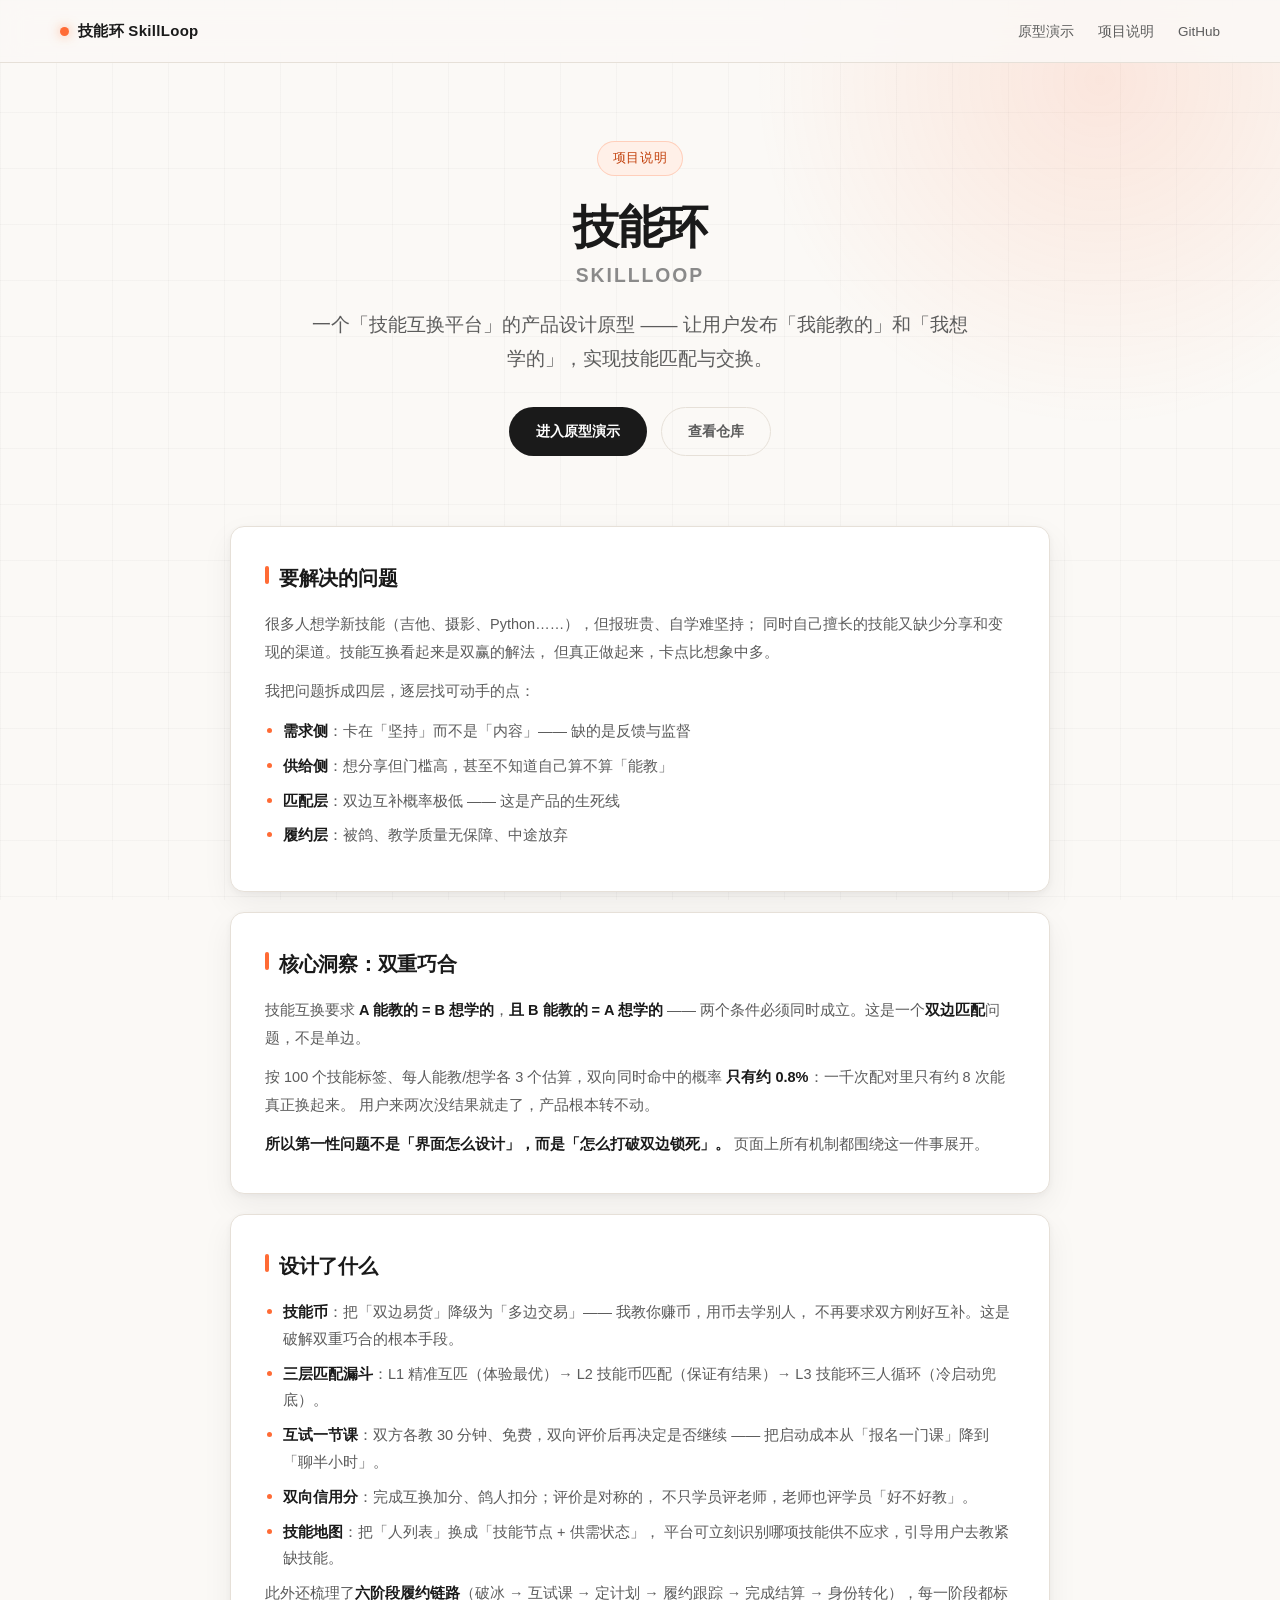
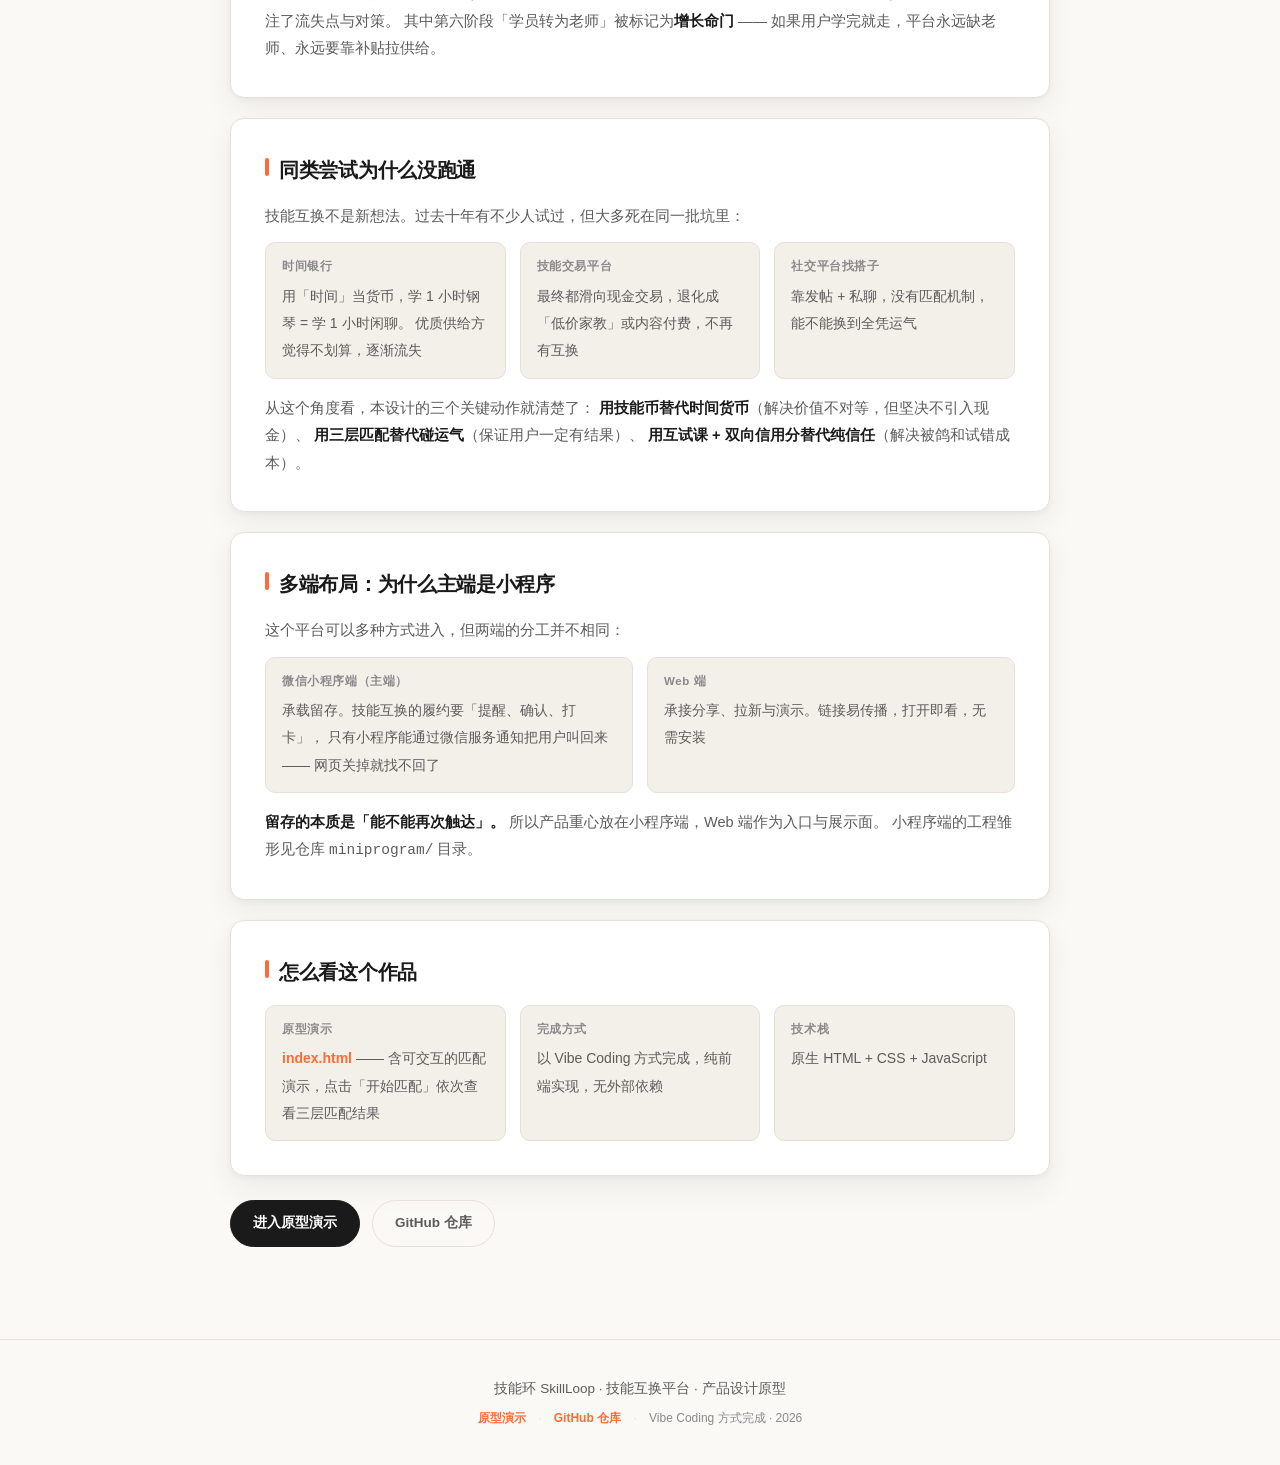
<file: about.html>
<!DOCTYPE html>
<html lang="zh-CN">
<head>
<meta charset="UTF-8">
<meta name="viewport" content="width=device-width, initial-scale=1.0">
<title>项目说明 · 技能环 SkillLoop</title>
<meta name="description" content="技能互换平台「技能环 SkillLoop」的产品设计说明与设计思路。">
<link rel="stylesheet" href="styles.css">
</head>
<body>

<div class="bg-grid"></div>
<div class="bg-glow"></div>

<nav class="nav">
  <div class="nav-inner">
    <div class="nav-logo"><span class="dot"></span>技能环 SkillLoop</div>
    <ul class="nav-links">
      <li><a href="index.html">原型演示</a></li>
      <li><a href="about.html">项目说明</a></li>
      <li><a href="https://github.com/GZY126/MT" target="_blank" rel="noopener">GitHub</a></li>
    </ul>
  </div>
</nav>

<header class="hero" style="padding:78px 0 46px">
  <div class="container">
    <div class="hero-badge">项目说明</div>
    <h1 class="hero-title" style="font-size:clamp(30px,4.6vw,46px)">
      技能环 <span class="hero-title-en">SkillLoop</span>
    </h1>
    <p class="hero-sub" style="margin-bottom:30px">
      一个「技能互换平台」的产品设计原型 ——
      让用户发布「我能教的」和「我想学的」，实现技能匹配与交换。
    </p>
    <div class="hero-actions">
      <a href="index.html" class="btn btn-primary">进入原型演示</a>
      <a href="https://github.com/GZY126/MT" class="btn btn-ghost" target="_blank" rel="noopener">查看仓库</a>
    </div>
  </div>
</header>

<section class="section" style="padding-top:24px">
  <div class="container about-wrap">

    <div class="about-card">
      <h2>要解决的问题</h2>
      <p>
        很多人想学新技能（吉他、摄影、Python……），但报班贵、自学难坚持；
        同时自己擅长的技能又缺少分享和变现的渠道。技能互换看起来是双赢的解法，
        但真正做起来，卡点比想象中多。
      </p>
      <p>
        我把问题拆成四层，逐层找可动手的点：
      </p>
      <ul>
        <li><b>需求侧</b>：卡在「坚持」而不是「内容」—— 缺的是反馈与监督</li>
        <li><b>供给侧</b>：想分享但门槛高，甚至不知道自己算不算「能教」</li>
        <li><b>匹配层</b>：双边互补概率极低 —— 这是产品的生死线</li>
        <li><b>履约层</b>：被鸽、教学质量无保障、中途放弃</li>
      </ul>
    </div>

    <div class="about-card">
      <h2>核心洞察：双重巧合</h2>
      <p>
        技能互换要求 <b>A 能教的 = B 想学的</b>，<b>且 B 能教的 = A 想学的</b> ——
        两个条件必须同时成立。这是一个<b>双边匹配</b>问题，不是单边。
      </p>
      <p>
        按 100 个技能标签、每人能教/想学各 3 个估算，双向同时命中的概率
        <b>只有约 0.8%</b>：一千次配对里只有约 8 次能真正换起来。
        用户来两次没结果就走了，产品根本转不动。
      </p>
      <p>
        <b>所以第一性问题不是「界面怎么设计」，而是「怎么打破双边锁死」。</b>
        页面上所有机制都围绕这一件事展开。
      </p>
    </div>

    <div class="about-card">
      <h2>设计了什么</h2>
      <ul>
        <li><b>技能币</b>：把「双边易货」降级为「多边交易」—— 我教你赚币，用币去学别人，
            不再要求双方刚好互补。这是破解双重巧合的根本手段。</li>
        <li><b>三层匹配漏斗</b>：L1 精准互匹（体验最优）→ L2 技能币匹配（保证有结果）→
            L3 技能环三人循环（冷启动兜底）。</li>
        <li><b>互试一节课</b>：双方各教 30 分钟、免费，双向评价后再决定是否继续 ——
            把启动成本从「报名一门课」降到「聊半小时」。</li>
        <li><b>双向信用分</b>：完成互换加分、鸽人扣分；评价是对称的，
            不只学员评老师，老师也评学员「好不好教」。</li>
        <li><b>技能地图</b>：把「人列表」换成「技能节点 + 供需状态」，
            平台可立刻识别哪项技能供不应求，引导用户去教紧缺技能。</li>
      </ul>
      <p>
        此外还梳理了<b>六阶段履约链路</b>（破冰 → 互试课 → 定计划 → 履约跟踪 →
        完成结算 → 身份转化），每一阶段都标注了流失点与对策。
        其中第六阶段「学员转为老师」被标记为<b>增长命门</b> ——
        如果用户学完就走，平台永远缺老师、永远要靠补贴拉供给。
      </p>
    </div>

    <div class="about-card">
      <h2>同类尝试为什么没跑通</h2>
      <p>
        技能互换不是新想法。过去十年有不少人试过，但大多死在同一批坑里：
      </p>
      <div class="about-meta">
        <div>
          <b>时间银行</b>
          <span>用「时间」当货币，学 1 小时钢琴 = 学 1 小时闲聊。
          优质供给方觉得不划算，逐渐流失</span>
        </div>
        <div>
          <b>技能交易平台</b>
          <span>最终都滑向现金交易，退化成「低价家教」或内容付费，不再有互换</span>
        </div>
        <div>
          <b>社交平台找搭子</b>
          <span>靠发帖 + 私聊，没有匹配机制，能不能换到全凭运气</span>
        </div>
      </div>
      <p style="margin-top:16px">
        从这个角度看，本设计的三个关键动作就清楚了：
        <b>用技能币替代时间货币</b>（解决价值不对等，但坚决不引入现金）、
        <b>用三层匹配替代碰运气</b>（保证用户一定有结果）、
        <b>用互试课 + 双向信用分替代纯信任</b>（解决被鸽和试错成本）。
      </p>
    </div>

    <div class="about-card">
      <h2>多端布局：为什么主端是小程序</h2>
      <p>
        这个平台可以多种方式进入，但两端的分工并不相同：
      </p>
      <div class="about-meta">
        <div>
          <b>微信小程序端（主端）</b>
          <span>承载留存。技能互换的履约要「提醒、确认、打卡」，
          只有小程序能通过微信服务通知把用户叫回来 —— 网页关掉就找不回了</span>
        </div>
        <div>
          <b>Web 端</b>
          <span>承接分享、拉新与演示。链接易传播，打开即看，无需安装</span>
        </div>
      </div>
      <p style="margin-top:16px">
        <b>留存的本质是「能不能再次触达」。</b>
        所以产品重心放在小程序端，Web 端作为入口与展示面。
        小程序端的工程雏形见仓库 <code>miniprogram/</code> 目录。
      </p>
    </div>

    <div class="about-card">
      <h2>怎么看这个作品</h2>
      <div class="about-meta">
        <div>
          <b>原型演示</b>
          <span><a href="index.html" style="color:#FF6B35;text-decoration:none;font-weight:600">index.html</a>
          —— 含可交互的匹配演示，点击「开始匹配」依次查看三层匹配结果</span>
        </div>
        <div>
          <b>完成方式</b>
          <span>以 Vibe Coding 方式完成，纯前端实现，无外部依赖</span>
        </div>
        <div>
          <b>技术栈</b>
          <span>原生 HTML + CSS + JavaScript</span>
        </div>
      </div>
    </div>

    <div class="about-links" style="margin-top:24px">
      <a href="index.html" class="primary">进入原型演示</a>
      <a href="https://github.com/GZY126/MT" target="_blank" rel="noopener">GitHub 仓库</a>
    </div>

  </div>
</section>

<footer class="footer">
  <div class="container">
    <p>技能环 SkillLoop · 技能互换平台 · 产品设计原型</p>
    <p class="footer-sub">
      <a href="index.html">原型演示</a>
      <span class="sep">·</span>
      <a href="https://github.com/GZY126/MT" target="_blank" rel="noopener">GitHub 仓库</a>
      <span class="sep">·</span>
      Vibe Coding 方式完成 · 2026
    </p>
  </div>
</footer>

</body>
</html>
</file>
<file: styles.css>
/* =========================================================
   技能环 SkillLoop · 技能互换平台原型
   配色语义：橙 = 我能教（输出）  |  蓝 = 我想学（输入）
   ========================================================= */

:root{
  --bg:#FBF9F6;
  --bg-soft:#F3EFE9;
  --dark:#14181F;
  --dark-soft:#1C222C;
  --txt:#1A1A1A;
  --txt2:#5C5C5C;
  --txt3:#8A8A8A;
  --line:#E6E0D8;
  --line-dark:#2A3240;

  --teach:#FF6B35;       /* 我能教 */
  --teach-soft:#FFF0E8;
  --learn:#2563EB;       /* 我想学 */
  --learn-soft:#EAF1FF;

  --acc:#FF8A4C;
  --ok:#10B981;
  --warn:#F59E0B;
  --hot:#EF4444;

  --r:14px;
  --r-sm:10px;
  --shadow:0 2px 8px rgba(20,24,31,.05), 0 12px 32px rgba(20,24,31,.06);
  --shadow-lg:0 8px 24px rgba(20,24,31,.09), 0 24px 64px rgba(20,24,31,.10);
}

*{margin:0;padding:0;box-sizing:border-box}

html{scroll-behavior:smooth}

body{
  font-family:-apple-system,BlinkMacSystemFont,"Segoe UI","PingFang SC",
    "Hiragino Sans GB","Microsoft YaHei",sans-serif;
  background:var(--bg);color:var(--txt);line-height:1.7;
  -webkit-font-smoothing:antialiased;overflow-x:hidden;
}

b,strong{font-weight:600;color:var(--txt)}

/* ---------- 背景装饰 ---------- */
.bg-grid{
  position:fixed;inset:0;z-index:0;pointer-events:none;
  background-image:linear-gradient(rgba(20,24,31,.028) 1px,transparent 1px),
    linear-gradient(90deg,rgba(20,24,31,.028) 1px,transparent 1px);
  background-size:56px 56px;
}
.bg-glow{
  position:fixed;top:-280px;right:-180px;width:720px;height:720px;z-index:0;
  pointer-events:none;border-radius:50%;
  background:radial-gradient(circle,rgba(255,107,53,.13),transparent 68%);
}
.container{width:min(1160px,92vw);margin:0 auto;position:relative;z-index:2}

/* ---------- 导航 ---------- */
.nav{
  position:sticky;top:0;z-index:50;
  backdrop-filter:blur(14px);background:rgba(251,249,246,.86);
  border-bottom:1px solid var(--line);
}
.nav-inner{
  width:min(1160px,92vw);margin:0 auto;height:62px;
  display:flex;align-items:center;justify-content:space-between;
}
.nav-logo{font-weight:700;font-size:15px;display:flex;align-items:center;gap:9px;
  letter-spacing:.3px}
.nav-logo .dot{
  width:9px;height:9px;border-radius:50%;background:var(--teach);
  box-shadow:0 0 12px rgba(255,107,53,.6);animation:pulse 2.4s infinite;
}
@keyframes pulse{0%,100%{opacity:1}50%{opacity:.35}}
.nav-links{display:flex;list-style:none;gap:24px;flex-wrap:wrap}
.nav-links a{
  color:var(--txt2);text-decoration:none;font-size:13.5px;
  transition:color .2s;position:relative;
}
.nav-links a:hover{color:var(--teach)}

/* ---------- HERO ---------- */
.hero{
  position:relative;z-index:2;padding:104px 0 88px;text-align:center;
}
.hero-badge{
  display:inline-block;padding:6px 15px;border-radius:100px;
  background:var(--teach-soft);color:#C2410C;
  font-size:12.5px;letter-spacing:.6px;margin-bottom:26px;
  border:1px solid rgba(255,107,53,.25);
}
.hero-title{
  font-size:clamp(38px,6.2vw,62px);font-weight:800;letter-spacing:-1.5px;
  line-height:1.1;margin-bottom:22px;
}
.hero-title-en{
  display:block;font-size:.42em;font-weight:600;letter-spacing:2px;
  color:var(--txt3);margin-top:12px;text-transform:uppercase;
}
.hero-sub{font-size:clamp(15px,1.9vw,18.5px);color:var(--txt2);
  max-width:660px;margin:0 auto 42px;line-height:1.85}
.hl{
  color:var(--teach);font-weight:600;
  background:linear-gradient(transparent 62%,rgba(255,107,53,.22) 62%);
  padding:0 2px;
}
.hero-stats{
  display:flex;justify-content:center;gap:56px;flex-wrap:wrap;margin-bottom:44px;
}
.stat{text-align:center}
.stat b{display:block;font-size:34px;font-weight:800;color:var(--teach);
  letter-spacing:-1px;line-height:1.2}
.stat span{font-size:12.5px;color:var(--txt3)}
.hero-actions{display:flex;gap:14px;justify-content:center;flex-wrap:wrap}

.btn{
  display:inline-block;padding:12px 26px;border-radius:100px;
  font-size:14px;font-weight:600;text-decoration:none;cursor:pointer;
  border:1px solid transparent;transition:all .22s;font-family:inherit;
}
.btn-primary{background:var(--txt);color:#fff}
.btn-primary:hover{background:var(--teach);transform:translateY(-2px);
  box-shadow:0 8px 22px rgba(255,107,53,.32)}
.btn-ghost{background:transparent;color:var(--txt2);border-color:var(--line)}
.btn-ghost:hover{border-color:var(--txt);color:var(--txt)}

.scroll-hint{
  margin-top:64px;font-size:12px;color:var(--txt3);
  display:flex;flex-direction:column;align-items:center;gap:8px;
}
.scroll-hint span{
  width:1px;height:36px;background:linear-gradient(var(--line),transparent);
}

/* ---------- 区块通用 ---------- */
.section{padding:92px 0;position:relative;z-index:2}
.section--dark{
  background:var(--dark);color:#E8EAED;
}
.section--dark .sec-head h2{color:#fff}
.section--dark .sec-head p{color:#9BA3B0}
.section--dark b,.section--dark strong{color:#fff}
.section--end{padding-bottom:110px}

.sec-head{max-width:760px;margin-bottom:52px}
.sec-tag{
  display:inline-block;font-size:12px;letter-spacing:1.4px;
  color:var(--teach);font-weight:700;margin-bottom:14px;text-transform:uppercase;
}
.sec-head h2{
  font-size:clamp(25px,3.4vw,36px);font-weight:800;letter-spacing:-.7px;
  line-height:1.28;margin-bottom:14px;
}
.sec-head p{font-size:15.5px;color:var(--txt2);line-height:1.8}
.section--dark .sec-tag{color:var(--acc)}

/* ---------- 痛点卡片 ---------- */
.pain-grid{
  display:grid;grid-template-columns:repeat(auto-fit,minmax(255px,1fr));gap:20px;
}
.pain-card{
  background:#fff;border:1px solid var(--line);border-radius:var(--r);
  padding:26px 24px;box-shadow:var(--shadow);transition:all .24s;
}
.pain-card:hover{transform:translateY(-3px);box-shadow:var(--shadow-lg)}
.pain-idx{
  display:inline-block;font-size:11.5px;font-weight:700;letter-spacing:.8px;
  color:var(--txt3);margin-bottom:12px;text-transform:uppercase;
}
.pain-card h4{font-size:16px;font-weight:700;margin-bottom:14px;line-height:1.5}
.pain-card ul{list-style:none;font-size:13.6px;color:var(--txt2)}
.pain-card li{padding-left:15px;position:relative;margin-bottom:8px;line-height:1.65}
.pain-card li::before{
  content:'';position:absolute;left:0;top:9px;width:5px;height:5px;
  border-radius:50%;background:var(--line);
}
.pain-card--hot{
  background:linear-gradient(160deg,#FFF7F2,#fff);
  border-color:rgba(255,107,53,.35);
}
.pain-card--hot .pain-idx{color:var(--hot)}
.pain-card--hot li::before{background:var(--hot)}
.pain-link{
  display:inline-block;margin-top:12px;font-size:13px;font-weight:600;
  color:var(--teach);text-decoration:none;
}
.pain-link:hover{text-decoration:underline}

/* ---------- 双重巧合公式 ---------- */
.formula-box{
  background:var(--dark-soft);border:1px solid var(--line-dark);
  border-radius:var(--r);padding:44px 32px;text-align:center;margin-bottom:26px;
}
.formula-line{
  display:flex;align-items:center;justify-content:center;gap:16px;flex-wrap:wrap;
}
.f-tag{
  padding:11px 20px;border-radius:100px;font-weight:700;font-size:15.5px;
  border:1.5px solid;
}
.f-tag--teach{background:rgba(255,107,53,.13);border-color:var(--teach);color:#FFB088}
.f-tag--learn{background:rgba(37,99,235,.16);border-color:#5B8DEF;color:#9DBBFF}
.f-eq{font-size:22px;color:#6B7482;font-weight:300}
.formula-and{
  font-size:14px;color:var(--acc);margin:16px 0;font-weight:700;letter-spacing:4px;
}
.formula-result{margin-top:26px}
.f-arrow{display:block;font-size:26px;color:#5A6371;margin-bottom:14px}
.f-lock{
  display:inline-block;padding:12px 30px;border-radius:var(--r-sm);
  background:rgba(239,68,68,.14);border:1.5px dashed var(--hot);
  color:#FF8B8B;font-weight:800;font-size:17px;letter-spacing:2px;
}
.hl-warm{color:var(--acc)}

.calc-box{
  background:var(--dark-soft);border:1px solid var(--line-dark);
  border-radius:var(--r);padding:30px 32px;
}
.calc-box h4{font-size:15px;font-weight:700;margin-bottom:18px;color:#fff;
  letter-spacing:.4px}
.calc-table{width:100%;border-collapse:collapse;font-size:14.5px}
.calc-table td{
  padding:13px 0;border-bottom:1px solid var(--line-dark);color:#9BA3B0;
}
.calc-table td:last-child{text-align:right}
.calc-table td b{font-size:16px}
.calc-hot td{color:#fff}
.calc-hot td b{color:var(--hot);font-size:22px;letter-spacing:-.5px}
.calc-note{margin-top:18px;font-size:14px;color:#9BA3B0;line-height:1.85}
.calc-note b{color:var(--acc)}

.insight-conclusion{
  display:flex;gap:20px;align-items:flex-start;margin-top:26px;
  background:linear-gradient(100deg,rgba(255,138,76,.13),rgba(255,138,76,.03));
  border:1px solid rgba(255,138,76,.28);border-radius:var(--r);padding:26px 28px;
}
.ic-icon{
  flex-shrink:0;width:38px;height:38px;border-radius:50%;
  background:var(--acc);color:#1A1008;font-weight:800;font-size:20px;
  display:flex;align-items:center;justify-content:center;
}
.insight-conclusion h4{font-size:16.5px;font-weight:700;color:#fff;margin-bottom:8px;
  line-height:1.55}
.insight-conclusion p{font-size:14px;color:#9BA3B0}

/* ---------- 机制 ---------- */
.mech{
  background:#fff;border:1px solid var(--line);border-radius:var(--r);
  padding:32px;margin-bottom:22px;box-shadow:var(--shadow);
}
.mech--hero{border-color:rgba(255,107,53,.4);
  background:linear-gradient(165deg,#FFFBF8,#fff 42%)}
.mech-head{display:flex;align-items:center;gap:14px;flex-wrap:wrap;margin-bottom:14px}
.mech-no{
  font-size:11.5px;font-weight:800;letter-spacing:1px;color:var(--teach);
  background:var(--teach-soft);padding:4px 11px;border-radius:6px;
}
.mech-head h3{font-size:20px;font-weight:700;letter-spacing:-.3px}
.mech-key{
  font-size:11px;font-weight:700;color:#fff;background:var(--hot);
  padding:4px 11px;border-radius:100px;letter-spacing:.6px;
}
.mech-desc{font-size:14.5px;color:var(--txt2);margin-bottom:24px;line-height:1.85;
  max-width:920px}

.coin-flow{
  display:flex;align-items:center;gap:14px;flex-wrap:wrap;margin-bottom:22px;
}
.coin-step{
  flex:1;min-width:210px;display:flex;align-items:center;gap:13px;
  background:var(--bg-soft);border-radius:var(--r-sm);padding:16px 18px;
  border:1px solid var(--line);
}
.coin-step--win{background:linear-gradient(120deg,#EAFBF3,#fff);
  border-color:rgba(16,185,129,.35)}
.cs-icon{
  flex-shrink:0;width:44px;height:44px;border-radius:12px;
  display:flex;align-items:center;justify-content:center;
  font-weight:800;font-size:15px;color:#fff;
}
.cs-icon--earn{background:var(--ok)}
.cs-icon--spend{background:var(--learn)}
.cs-icon--win{background:var(--teach)}
.cs-text b{display:block;font-size:14.5px;line-height:1.4}
.cs-text span{font-size:12.5px;color:var(--txt2)}
.coin-arrow{color:var(--txt3);font-size:19px;font-weight:300}

.coin-tabs{display:grid;grid-template-columns:repeat(auto-fit,minmax(240px,1fr));
  gap:12px}
.ct-item{
  background:var(--bg-soft);border-radius:var(--r-sm);padding:14px 16px;
  border:1px solid var(--line);
}
.ct-k{display:block;font-size:11.5px;font-weight:700;color:var(--txt3);
  letter-spacing:.6px;margin-bottom:5px}
.ct-v{font-size:13.4px;color:var(--txt2);line-height:1.6}

/* 漏斗 */
.funnel{display:flex;flex-direction:column;gap:14px}
.funnel-row{
  display:flex;gap:16px;align-items:flex-start;
  background:var(--bg-soft);border-radius:var(--r-sm);padding:20px 22px;
  border:1px solid var(--line);transition:all .22s;
}
.funnel-row:hover{border-color:var(--teach);background:#fff;
  box-shadow:0 4px 18px rgba(255,107,53,.1)}
.funnel-lv{
  flex-shrink:0;width:44px;height:44px;border-radius:12px;
  display:flex;align-items:center;justify-content:center;
  font-weight:800;font-size:14px;color:#fff;letter-spacing:.5px;
}
.lv1{background:var(--ok)} .lv2{background:var(--teach)} .lv3{background:var(--learn)}
.funnel-body{flex:1}
.funnel-body h5{font-size:15.5px;font-weight:700;margin-bottom:6px;
  display:flex;align-items:center;gap:10px;flex-wrap:wrap}
.funnel-tag{
  font-size:11px;font-weight:600;color:var(--teach);background:var(--teach-soft);
  padding:2.5px 9px;border-radius:5px;
}
.funnel-body p{font-size:13.6px;color:var(--txt2);margin-bottom:10px;line-height:1.7}
.funnel-rate{display:flex;align-items:center;gap:11px;font-size:11.8px;color:var(--txt3)}
.funnel-rate i{
  height:5px;border-radius:100px;background:linear-gradient(90deg,var(--teach),var(--acc));
  display:block;min-width:14px;
}

/* 机制小卡 */
.mech-grid{display:grid;grid-template-columns:repeat(auto-fit,minmax(275px,1fr));gap:20px}
.mech-sm{
  background:#fff;border:1px solid var(--line);border-radius:var(--r);
  padding:26px 24px;box-shadow:var(--shadow);transition:all .24s;
}
.mech-sm:hover{transform:translateY(-3px);box-shadow:var(--shadow-lg)}
.mech-sm h4{font-size:16.5px;font-weight:700;margin:10px 0 3px}
.mech-sm-sub{font-size:12.5px;color:var(--teach);font-weight:600;margin-bottom:12px}
.mech-sm p{font-size:13.6px;color:var(--txt2);line-height:1.75;margin-bottom:10px}
.mech-sm-val{
  font-size:13px;color:var(--txt2);background:var(--bg-soft);
  padding:12px 14px;border-radius:var(--r-sm);border-left:3px solid var(--teach);
}
.supply-demo{margin-top:12px;font-size:12.8px}
.sd-row{display:flex;justify-content:space-between;padding:8px 0;
  border-bottom:1px dashed var(--line)}
.sd-ok{color:var(--learn)} .sd-warn{color:var(--warn)}
.sd-note{font-size:11.8px;color:var(--txt3);margin-top:9px;line-height:1.6}

/* ---------- 匹配演示 ---------- */
.demo-wrap{display:grid;grid-template-columns:minmax(300px,360px) 1fr;gap:24px;
  align-items:start}

.card-me{
  background:#fff;border:1px solid var(--line);border-radius:var(--r);
  padding:26px 24px;box-shadow:var(--shadow);position:sticky;top:82px;
}
.cm-head{display:flex;align-items:center;gap:14px;margin-bottom:22px;
  padding-bottom:18px;border-bottom:1px solid var(--line)}
.cm-avatar{
  width:46px;height:46px;border-radius:13px;background:var(--txt);color:#fff;
  display:flex;align-items:center;justify-content:center;font-weight:700;font-size:18px;
}
.cm-head h4{font-size:15.5px;font-weight:700}
.cm-meta{font-size:12.5px;color:var(--txt3)}
.cm-meta b{color:var(--teach);font-size:14px}
.cm-block{margin-bottom:18px}
.cm-label{font-size:12px;font-weight:700;letter-spacing:.5px;margin-bottom:9px}
.cm-label--teach{color:var(--teach)}
.cm-label--learn{color:var(--learn)}
.tags{display:flex;gap:8px;flex-wrap:wrap}
.tag{
  font-size:12.5px;padding:5px 12px;border-radius:100px;font-weight:500;
}
.tag--teach{background:var(--teach-soft);color:#C2410C;border:1px solid rgba(255,107,53,.3)}
.tag--learn{background:var(--learn-soft);color:#1D4ED8;border:1px solid rgba(37,99,235,.28)}
.cm-actions{display:flex;gap:10px;margin-top:22px}
.cm-actions .btn{flex:1;text-align:center;padding:11px 16px;font-size:13.5px}

.match-panel{min-height:400px}
.mp-empty{
  display:flex;flex-direction:column;align-items:center;justify-content:center;
  min-height:400px;background:var(--dark-soft);border:1px dashed var(--line-dark);
  border-radius:var(--r);color:#6B7482;font-size:14px;gap:16px;
}
.mp-empty-icon{font-size:44px;color:var(--line-dark)}
.match-panel.has-result .mp-empty{display:none}

.mp-result{
  display:none;background:var(--dark-soft);border:1px solid var(--line-dark);
  border-radius:var(--r);padding:28px 30px;animation:fadeUp .38s ease;
}
.mp-result.show{display:block}
@keyframes fadeUp{from{opacity:0;transform:translateY(12px)}to{opacity:1;transform:none}}

.mp-head{display:flex;align-items:center;gap:13px;margin-bottom:22px;flex-wrap:wrap}
.mp-lv{
  width:38px;height:38px;border-radius:11px;display:flex;align-items:center;
  justify-content:center;font-weight:800;font-size:13px;color:#fff;
}
.mp-lv--1{background:var(--ok)}
.mp-lv--2{background:var(--teach)}
.mp-lv--3{background:var(--learn)}
.mp-head h4{font-size:18px;font-weight:700;color:#fff}
.mp-badge{font-size:11px;font-weight:700;padding:4px 11px;border-radius:100px}
.mp-badge--best{background:rgba(16,185,129,.18);color:#6EE7B7}
.mp-badge--main{background:rgba(255,107,53,.18);color:#FFB088}
.mp-badge--cold{background:rgba(37,99,235,.2);color:#9DBBFF}

.mp-user{
  display:flex;gap:14px;align-items:flex-start;background:rgba(255,255,255,.04);
  border-radius:var(--r-sm);padding:16px 18px;margin-bottom:18px;
}
.mp-avatar{
  width:42px;height:42px;border-radius:12px;background:#2A3240;color:#fff;
  display:flex;align-items:center;justify-content:center;font-weight:700;
  flex-shrink:0;font-size:16px;
}
.mp-info b{color:#fff;font-size:14.5px}
.mp-credit{font-size:11.5px;color:#6EE7B7;background:rgba(16,185,129,.15);
  padding:2px 8px;border-radius:5px;margin-left:7px;font-weight:600}
.mp-info p{font-size:13px;color:#9BA3B0;margin-top:7px;display:flex;
  gap:7px;align-items:center;flex-wrap:wrap}

.mp-detail{margin-bottom:16px}
.mpd-row{
  display:flex;justify-content:space-between;gap:20px;padding:11px 0;
  border-bottom:1px solid var(--line-dark);font-size:13.5px;
}
.mpd-row span{color:#7C8595;flex-shrink:0}
.mpd-row b{color:#fff;text-align:right;font-weight:600}
.mp-note{
  font-size:13px;color:#9BA3B0;line-height:1.75;padding:13px 16px;
  border-radius:var(--r-sm);background:rgba(255,255,255,.04);
  border-left:3px solid #3A4352;
}
.mp-note b{color:#fff}
.mp-note--warn{border-left-color:var(--hot);background:rgba(239,68,68,.09)}
.mp-note--warn b{color:#FF9B9B}
.mp-note--good{border-left-color:var(--ok);background:rgba(16,185,129,.09)}
.mp-note--good b{color:#6EE7B7}

/* 技能环 */
.mp-ring{
  display:flex;align-items:center;justify-content:center;gap:14px;
  flex-wrap:wrap;margin-bottom:22px;padding:22px 0;
}
.ring-node{
  display:flex;flex-direction:column;align-items:center;gap:8px;
  background:rgba(255,255,255,.05);border:1px solid var(--line-dark);
  border-radius:var(--r-sm);padding:16px 20px;min-width:96px;
}
.rn-avatar{
  width:38px;height:38px;border-radius:50%;background:var(--learn);color:#fff;
  display:flex;align-items:center;justify-content:center;font-weight:700;font-size:14px;
}
.ring-node span{font-size:12.5px;color:#9BA3B0}
.ring-arrow{font-size:20px;color:var(--acc)}
.ring-arrow--back{color:var(--learn);transform:scaleX(-1)}

/* ---------- 时间轴 ---------- */
.timeline{position:relative;padding-left:8px}
.timeline::before{
  content:'';position:absolute;left:27px;top:12px;bottom:12px;width:2px;
  background:linear-gradient(var(--teach),var(--learn));
  opacity:.28;
}
.tl-item{display:flex;gap:22px;margin-bottom:20px;position:relative}
.tl-no{
  flex-shrink:0;width:54px;height:54px;border-radius:15px;background:#fff;
  border:1.5px solid var(--line);display:flex;align-items:center;
  justify-content:center;font-weight:800;font-size:14px;color:var(--txt3);
  z-index:2;box-shadow:var(--shadow);
}
.tl-item--key .tl-no{background:var(--teach);color:#fff;border-color:var(--teach)}
.tl-body{
  flex:1;background:#fff;border:1px solid var(--line);border-radius:var(--r);
  padding:22px 24px;box-shadow:var(--shadow);transition:all .24s;
}
.tl-item--key .tl-body{border-color:rgba(255,107,53,.42);
  background:linear-gradient(140deg,#FFF9F5,#fff 55%)}
.tl-body:hover{transform:translateX(4px);box-shadow:var(--shadow-lg)}
.tl-body h4{
  font-size:16.5px;font-weight:700;margin-bottom:9px;
  display:flex;align-items:center;gap:10px;flex-wrap:wrap;
}
.tl-star{
  font-size:11px;font-weight:700;color:#C2410C;background:var(--teach-soft);
  padding:3px 10px;border-radius:5px;
}
.tl-star--key{background:var(--hot);color:#fff}
.tl-do{font-size:14px;color:var(--txt2);margin-bottom:13px}
.tl-risk,.tl-fix{
  font-size:13px;padding:9px 14px;border-radius:var(--r-sm);margin-bottom:8px;
  line-height:1.65;
}
.tl-risk{background:rgba(239,68,68,.06);color:#B91C1C;
  border-left:3px solid rgba(239,68,68,.4)}
.tl-fix{background:rgba(16,185,129,.07);color:#047857;
  border-left:3px solid rgba(16,185,129,.5)}
.tl-risk-k,.tl-fix-k{
  font-weight:700;font-size:11.5px;letter-spacing:.4px;margin-right:7px;
}
.tl-risk-k{color:var(--hot)} .tl-fix-k{color:var(--ok)}

.flow-warn{
  margin-top:26px;background:linear-gradient(120deg,rgba(255,107,53,.09),transparent);
  border:1px solid rgba(255,107,53,.32);border-radius:var(--r);
  padding:24px 28px;font-size:14.5px;color:var(--txt2);line-height:1.85;
}

/* ---------- 飞轮 ---------- */
.fw-wrap{display:grid;grid-template-columns:1fr 1fr;gap:44px;align-items:center}
.fw-svg{position:relative;aspect-ratio:1;max-width:420px;margin:0 auto;width:100%}
.fw-svg-el{width:100%;height:100%;transform:rotate(-90deg)}
.fw-track{fill:none;stroke:var(--line-dark);stroke-width:2}
.fw-dash{
  fill:none;stroke:var(--acc);stroke-width:3;stroke-linecap:round;
  stroke-dasharray:200 680;
  animation:spin 7s linear infinite;
  transform-origin:center;
}
@keyframes spin{to{transform:rotate(360deg)}}
.fw-hub{
  position:absolute;top:50%;left:50%;transform:translate(-50%,-50%);
  text-align:center;
}
.fw-hub b{display:block;font-size:19px;color:#fff;font-weight:800}
.fw-hub span{font-size:12px;color:#7C8595}
.fw-node{
  position:absolute;font-size:12.5px;font-weight:600;color:#C6CCD6;
  background:var(--dark-soft);border:1px solid var(--line-dark);
  padding:7px 14px;border-radius:100px;white-space:nowrap;
  box-shadow:0 4px 14px rgba(0,0,0,.3);
}
.fw-n1{top:2%;left:50%;transform:translateX(-50%)}
.fw-n2{top:26%;right:-2%}
.fw-n3{bottom:24%;right:2%}
.fw-n4{bottom:2%;left:50%;transform:translateX(-50%)}
.fw-n5{bottom:26%;left:-2%}

.fw-side{display:flex;flex-direction:column;gap:18px}
.fw-card{
  background:var(--dark-soft);border:1px solid var(--line-dark);
  border-radius:var(--r);padding:24px 26px;
}
.fw-card h4{font-size:15.5px;font-weight:700;color:#fff;margin-bottom:14px}
.fw-list{list-style:none;counter-reset:f}
.fw-list li{
  counter-increment:f;font-size:13.8px;color:#9BA3B0;padding:9px 0 9px 30px;
  position:relative;border-bottom:1px solid var(--line-dark);line-height:1.6;
}
.fw-list li:last-child{border-bottom:none}
.fw-list li::before{
  content:counter(f);position:absolute;left:0;top:9px;width:20px;height:20px;
  border-radius:50%;background:rgba(255,107,53,.16);color:var(--acc);
  font-size:11px;font-weight:700;display:flex;align-items:center;
  justify-content:center;
}
.fw-card--warn{border-color:rgba(245,158,11,.35);
  background:linear-gradient(150deg,rgba(245,158,11,.09),var(--dark-soft))}
.fw-card--warn p{font-size:13.6px;color:#9BA3B0;line-height:1.8;margin-bottom:10px}
.fw-card--warn b{color:var(--warn)}

/* ---------- 收尾 ---------- */
.end-box{
  background:linear-gradient(150deg,#fff,#FFF9F5);
  border:1px solid var(--line);border-radius:var(--r);padding:44px 40px;
  box-shadow:var(--shadow);
}
.end-box h2{font-size:26px;font-weight:800;margin-bottom:28px;letter-spacing:-.5px}
.end-grid{display:grid;grid-template-columns:repeat(auto-fit,minmax(240px,1fr));gap:24px}
.end-item h4{
  font-size:15px;font-weight:700;margin-bottom:9px;color:var(--teach);
  padding-left:13px;position:relative;
}
.end-item h4::before{
  content:'';position:absolute;left:0;top:8px;width:4px;height:15px;
  border-radius:2px;background:var(--teach);
}
.end-item p{font-size:13.8px;color:var(--txt2);line-height:1.8}

/* ---------- Footer ---------- */
.footer{
  border-top:1px solid var(--line);padding:38px 0;text-align:center;
  font-size:13.5px;color:var(--txt2);position:relative;z-index:2;
}
.footer-sub{font-size:12px;color:var(--txt3);margin-top:7px}

/* ---------- 滚动揭示 ---------- */
.reveal{opacity:0;transform:translateY(22px);transition:opacity .6s ease,transform .6s ease}
.reveal.in{opacity:1;transform:none}

/* ---------- 响应式 ---------- */
@media (max-width:940px){
  .demo-wrap{grid-template-columns:1fr}
  .card-me{position:static}
  .fw-wrap{grid-template-columns:1fr;gap:32px}
  .nav-links{display:none}
}
@media (max-width:640px){
  .section{padding:66px 0}
  .hero{padding:74px 0 60px}
  .hero-stats{gap:32px}
  .stat b{font-size:27px}
  .coin-flow{flex-direction:column;align-items:stretch}
  .coin-arrow{transform:rotate(90deg);text-align:center}
  .formula-line{gap:10px}
  .f-tag{font-size:13.5px;padding:9px 15px}
  .end-box{padding:30px 24px}
  .mp-result{padding:22px 20px}
  .mpd-row{flex-direction:column;gap:4px}
  .mpd-row b{text-align:left}
  .fw-node{font-size:11px;padding:5px 10px}
}


/* ---------- 页脚链接 ---------- */
.footer a{
  color:var(--teach);text-decoration:none;font-weight:600;
  transition:opacity .2s;
}
.footer a:hover{opacity:.72}
.footer .sep{color:var(--line);margin:0 9px}

/* ---------- about.html 专用 ---------- */
.about-wrap{max-width:820px;margin:0 auto}
.about-card{
  background:#fff;border:1px solid var(--line);border-radius:var(--r);
  padding:34px 34px;margin-bottom:20px;box-shadow:var(--shadow);
}
.about-card h2{
  font-size:20px;font-weight:700;margin-bottom:16px;letter-spacing:-.3px;
  padding-left:14px;position:relative;
}
.about-card h2::before{
  content:'';position:absolute;left:0;top:5px;width:4px;height:18px;
  border-radius:2px;background:var(--teach);
}
.about-card p{font-size:14.5px;color:var(--txt2);line-height:1.9;margin-bottom:12px}
.about-card p:last-child{margin-bottom:0}
.about-card ul{list-style:none;margin:8px 0}
.about-card li{
  font-size:14.5px;color:var(--txt2);line-height:1.85;
  padding-left:18px;position:relative;margin-bottom:8px;
}
.about-card li::before{
  content:'';position:absolute;left:2px;top:10px;width:5px;height:5px;
  border-radius:50%;background:var(--teach);
}
.about-meta{
  display:grid;grid-template-columns:repeat(auto-fit,minmax(190px,1fr));
  gap:14px;margin-top:6px;
}
.about-meta div{
  background:var(--bg-soft);border:1px solid var(--line);
  border-radius:var(--r-sm);padding:14px 16px;
}
.about-meta b{display:block;font-size:11.5px;color:var(--txt3);
  letter-spacing:.6px;margin-bottom:5px;font-weight:700}
.about-meta span{font-size:14px;color:var(--txt2)}
.about-links{display:flex;gap:12px;flex-wrap:wrap;margin-top:6px}
.about-links a{
  display:inline-block;padding:11px 22px;border-radius:100px;
  font-size:13.5px;font-weight:600;text-decoration:none;
  border:1px solid var(--line);color:var(--txt2);transition:all .2s;
}
.about-links a:hover{border-color:var(--teach);color:var(--teach)}
.about-links a.primary{background:var(--txt);color:#fff;border-color:var(--txt)}
.about-links a.primary:hover{background:var(--teach);border-color:var(--teach)}


/* ============ 07 衡量标准 ============ */
.ns-box{
  background:linear-gradient(135deg,#1A1A1A 0%,#2C2C2C 100%);
  border-radius:var(--r);padding:34px 34px;margin-bottom:28px;position:relative;overflow:hidden;
}
.ns-box::after{
  content:'';position:absolute;right:-40px;top:-40px;width:200px;height:200px;
  border-radius:50%;background:radial-gradient(circle,rgba(255,107,53,.22),transparent 70%);
}
.ns-label{
  display:inline-block;font-size:11.5px;font-weight:700;letter-spacing:1.4px;
  color:#FF8A4C;border:1px solid rgba(255,138,76,.42);
  border-radius:100px;padding:5px 14px;margin-bottom:16px;
}
.ns-value{
  font-size:clamp(26px,3.4vw,38px);font-weight:700;color:#fff;
  letter-spacing:-.4px;margin-bottom:14px;
}
.ns-why{font-size:14.5px;line-height:1.9;color:#B8B8B2;max-width:760px}
.ns-why b{color:#FF8A4C}

.metric-table{width:100%;border-collapse:collapse;margin-bottom:28px;font-size:14px}
.metric-table th{
  text-align:left;font-size:12px;font-weight:700;letter-spacing:.8px;
  color:var(--txt3);padding:0 14px 10px;border-bottom:2px solid var(--line);
}
.metric-table td{padding:14px;border-bottom:1px solid var(--line);color:var(--txt2);vertical-align:top}
.metric-table td:first-child{font-weight:600;color:var(--txt);white-space:nowrap}
.metric-table td:nth-child(3){font-weight:700;color:var(--teach);white-space:nowrap}
.metric-table tr:last-child td{border-bottom:none}
.metric-table tr.metric-hot{background:#FFF8F4}
.metric-table tr.metric-hot td{color:var(--txt)}

.metric-two{display:grid;grid-template-columns:1fr 1fr;gap:20px}
.mt-card{
  background:var(--bg-soft);border:1px solid var(--line);
  border-radius:var(--r);padding:26px 26px;
}
.mt-card h4{font-size:15px;font-weight:700;margin-bottom:16px;color:var(--txt)}
.mt-card ul{list-style:none}
.mt-card li{
  font-size:14px;line-height:1.85;color:var(--txt2);
  padding-left:16px;position:relative;margin-bottom:12px;
}
.mt-card li:last-child{margin-bottom:0}
.mt-card li::before{
  content:'';position:absolute;left:0;top:10px;width:5px;height:5px;
  border-radius:50%;background:var(--txt3);
}
.mt-card li b{color:var(--txt)}
.mt-card--stop{background:#FFF6F1;border-color:#FFD9C7}
.mt-card--stop h4{color:var(--teach)}
.mt-card--stop li::before{background:var(--teach)}

/* ============ 08 取舍边界 ============ */
.scope-list{display:flex;flex-direction:column;gap:2px}
.scope-item{
  display:flex;gap:20px;padding:24px 4px;
  border-bottom:1px solid rgba(255,255,255,.08);
}
.scope-item:last-child{border-bottom:none}
.si-no{
  flex-shrink:0;width:28px;height:28px;border-radius:50%;
  background:rgba(255,107,53,.14);color:#FF8A4C;
  font-size:13px;font-weight:700;line-height:28px;text-align:center;margin-top:2px;
}
.si-body h4{font-size:16px;font-weight:700;color:#fff;margin-bottom:8px}
.si-body p{font-size:14.5px;line-height:1.9;color:#B8B8B2;max-width:840px}
.si-body p b{color:#FF8A4C}

/* ============ 09 冷启动 ============ */
.cs-steps{
  display:grid;grid-template-columns:repeat(auto-fit,minmax(280px,1fr));
  gap:18px;margin-bottom:28px;
}
.cs-step{
  background:#fff;border:1px solid var(--line);border-radius:var(--r);
  padding:26px 24px;position:relative;
}
.cs-no{
  width:30px;height:30px;border-radius:9px;background:var(--txt);color:#fff;
  font-size:14px;font-weight:700;line-height:30px;text-align:center;margin-bottom:14px;
}
.cs-body h4{font-size:15px;font-weight:700;margin-bottom:10px;line-height:1.5}
.cs-body p{font-size:14px;line-height:1.85;color:var(--txt2)}
.cs-body p b{color:var(--teach)}

.risk-two{display:grid;grid-template-columns:1fr 1fr;gap:20px}
.rk-card{
  border:1px solid var(--line);border-radius:var(--r);padding:26px 26px;background:#fff;
}
.rk-card h4{font-size:15px;font-weight:700;margin-bottom:16px}
.rk-card ul{list-style:none}
.rk-card li{
  font-size:14px;line-height:1.85;color:var(--txt2);
  padding-left:16px;position:relative;margin-bottom:14px;
}
.rk-card li:last-child{margin-bottom:0}
.rk-card li::before{
  content:'';position:absolute;left:0;top:10px;width:5px;height:5px;
  border-radius:50%;background:var(--teach);
}
.rk-card li b{color:var(--txt)}
.rk-card--warn{background:#FFFBEB;border-color:#FDE68A}
.rk-card--warn li::before{background:#D97706}
.rk-card--warn h4{color:#B45309}

@media (max-width:820px){
  .metric-two,.risk-two{grid-template-columns:1fr}
  .scope-item{gap:14px}
}
</file>
